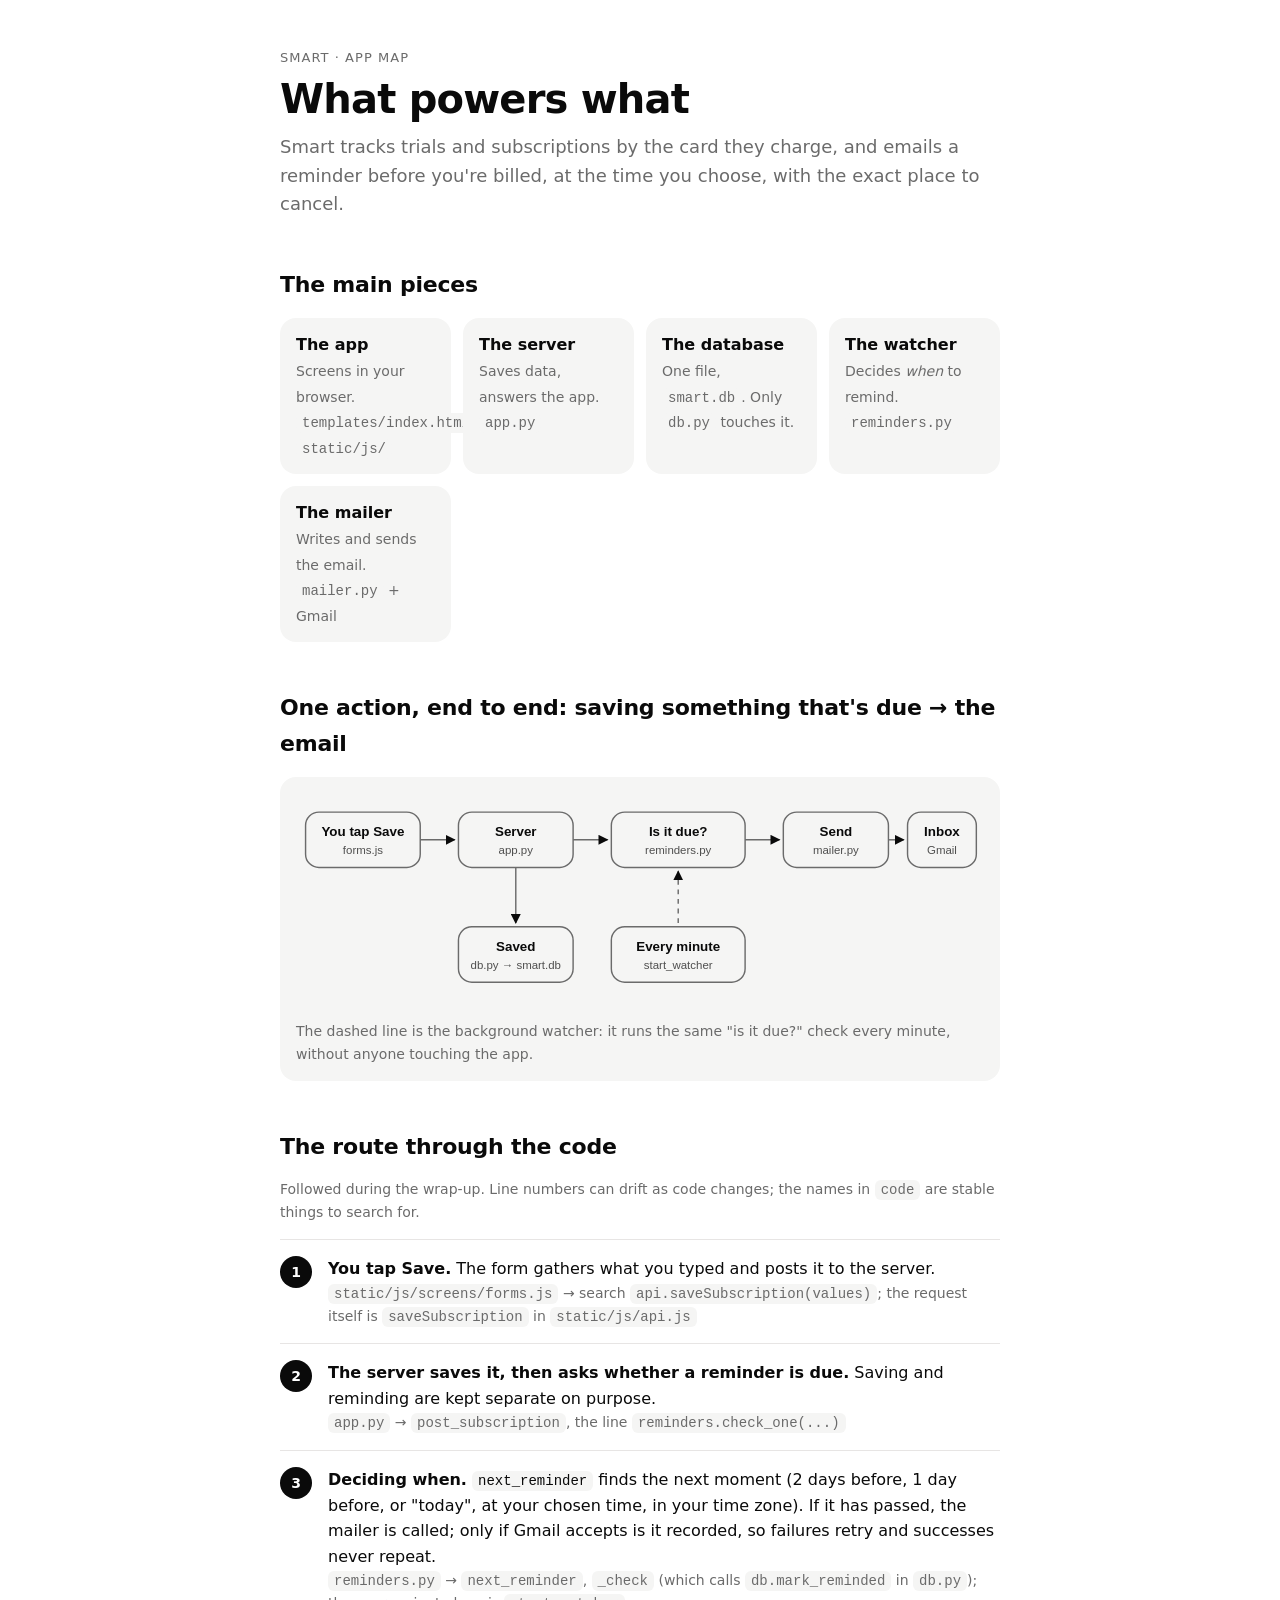
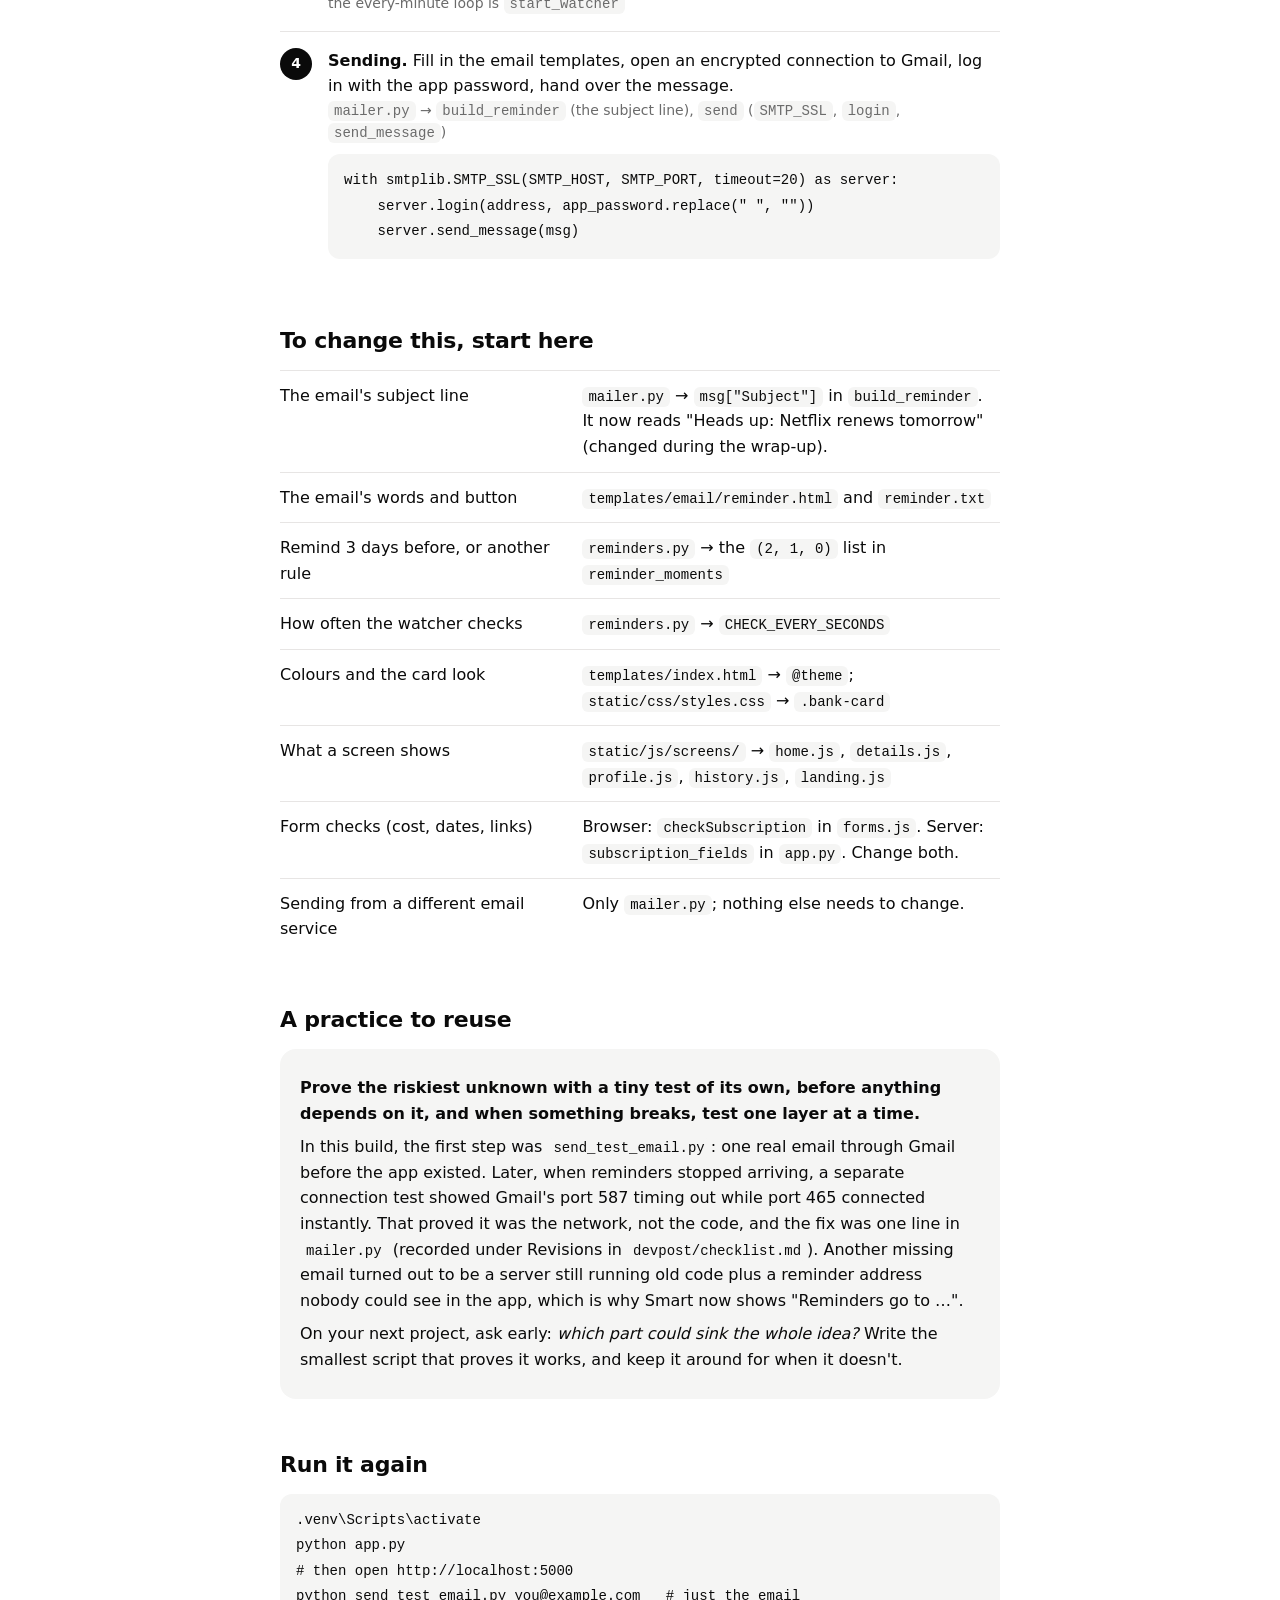
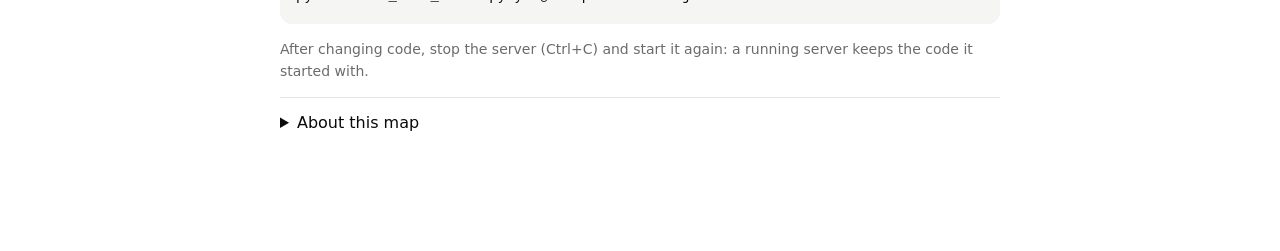
<file: devpost/app-map.html>
<!doctype html>
<html lang="en">
<head>
<meta charset="utf-8">
<meta name="viewport" content="width=device-width, initial-scale=1">
<title>Smart — App Map</title>
<style>
  :root { --paper:#fff; --mist:#f5f5f4; --line:#e7e5e4; --graphite:#6b6b6b; --ink:#0a0a0a; }
  @media (prefers-color-scheme: dark) { :root { --paper:#0f0f0f; --mist:#1b1b1b; --line:#2c2c2c; --graphite:#a3a3a3; --ink:#f5f5f4; } }
  * { box-sizing: border-box; }
  body { margin:0; background:var(--paper); color:var(--ink); font:16px/1.6 -apple-system,"SF Pro Text",Inter,"Segoe UI",system-ui,sans-serif; }
  main { max-width:760px; margin:0 auto; padding:48px 20px 80px; }
  h1 { font-size:40px; letter-spacing:-0.02em; line-height:1.1; margin:8px 0 12px; }
  h2 { font-size:22px; letter-spacing:-0.01em; margin:48px 0 12px; }
  .eyebrow { font-size:13px; letter-spacing:.08em; text-transform:uppercase; color:var(--graphite); margin:0; }
  .lead { color:var(--graphite); font-size:18px; margin:0; }
  code { font:14px/1.4 ui-monospace,SFMono-Regular,Consolas,monospace; background:var(--mist); padding:2px 6px; border-radius:6px; }
  pre { background:var(--mist); padding:14px 16px; border-radius:12px; overflow-x:auto; margin:10px 0 0; }
  pre code { background:none; padding:0; }
  .pieces { display:grid; gap:12px; grid-template-columns:repeat(auto-fit,minmax(170px,1fr)); padding:0; list-style:none; }
  .pieces li { background:var(--mist); border-radius:16px; padding:14px 16px; }
  .pieces b { display:block; }
  .pieces span { color:var(--graphite); font-size:14px; }
  figure { margin:16px 0 0; background:var(--mist); border-radius:16px; padding:16px; }
  figure svg { width:100%; height:auto; display:block; }
  figcaption { color:var(--graphite); font-size:14px; margin-top:8px; }
  ol.route { padding-left:0; list-style:none; counter-reset:stop; }
  ol.route > li { counter-increment:stop; border-top:1px solid var(--line); padding:16px 0 16px 48px; position:relative; }
  ol.route > li::before { content:counter(stop); position:absolute; left:0; top:16px; width:32px; height:32px; border-radius:999px; background:var(--ink); color:var(--paper); display:grid; place-items:center; font-weight:600; font-size:14px; }
  .where { color:var(--graphite); font-size:14px; }
  table { width:100%; border-collapse:collapse; }
  td { border-top:1px solid var(--line); padding:12px 8px 12px 0; vertical-align:top; }
  td:first-child { width:42%; }
  details { border-top:1px solid var(--line); padding:12px 0; }
  summary { cursor:pointer; font-weight:500; }
  summary:focus-visible, a:focus-visible { outline:2px solid var(--ink); outline-offset:2px; }
  .practice { background:var(--mist); border-radius:16px; padding:18px 20px; }
  .practice p { margin:8px 0; }
  .note { color:var(--graphite); font-size:14px; }
</style>
</head>
<body>
<main>
  <p class="eyebrow">Smart · App Map</p>
  <h1>What powers what</h1>
  <p class="lead">Smart tracks trials and subscriptions by the card they charge, and emails a reminder before you're billed, at the time you choose, with the exact place to cancel.</p>

  <h2>The main pieces</h2>
  <ul class="pieces">
    <li><b>The app</b><span>Screens in your browser. <code>templates/index.html</code>, <code>static/js/</code></span></li>
    <li><b>The server</b><span>Saves data, answers the app. <code>app.py</code></span></li>
    <li><b>The database</b><span>One file, <code>smart.db</code>. Only <code>db.py</code> touches it.</span></li>
    <li><b>The watcher</b><span>Decides <i>when</i> to remind. <code>reminders.py</code></span></li>
    <li><b>The mailer</b><span>Writes and sends the email. <code>mailer.py</code> + Gmail</span></li>
  </ul>

  <h2>One action, end to end: saving something that's due → the email</h2>
  <figure>
    <svg viewBox="0 0 720 230" role="img" aria-labelledby="flow-title flow-desc">
      <title id="flow-title">The path of a reminder</title>
      <desc id="flow-desc">You tap Save in the form. The browser posts to the server. The server saves to smart.db and asks reminders.py whether a reminder is due. If it is, mailer.py sends it through Gmail to your inbox, and the server records that it was sent. Every minute the watcher runs the same check on its own.</desc>
      <defs>
        <marker id="arrow" viewBox="0 0 10 10" refX="9" refY="5" markerWidth="7" markerHeight="7" orient="auto-start-reverse">
          <path d="M0 0 10 5 0 10z" fill="currentColor"/>
        </marker>
      </defs>
      <g fill="none" stroke="currentColor" stroke-width="1.5" color="#6b6b6b">
        <rect x="10" y="20" width="120" height="58" rx="14"/>
        <rect x="170" y="20" width="120" height="58" rx="14"/>
        <rect x="330" y="20" width="140" height="58" rx="14"/>
        <rect x="510" y="20" width="110" height="58" rx="14"/>
        <rect x="170" y="140" width="120" height="58" rx="14"/>
        <rect x="330" y="140" width="140" height="58" rx="14"/>
        <rect x="640" y="20" width="72" height="58" rx="14"/>
        <path d="M130 49h36" marker-end="url(#arrow)"/>
        <path d="M290 49h36" marker-end="url(#arrow)"/>
        <path d="M470 49h36" marker-end="url(#arrow)"/>
        <path d="M620 49h16" marker-end="url(#arrow)"/>
        <path d="M230 78v58" marker-end="url(#arrow)"/>
        <path d="M400 136V82" marker-end="url(#arrow)" stroke-dasharray="5 5"/>
      </g>
      <g font-family="-apple-system,Segoe UI,sans-serif" font-size="14" text-anchor="middle" fill="currentColor">
        <text x="70" y="45" font-weight="600">You tap Save</text><text x="70" y="64" font-size="12" opacity=".7">forms.js</text>
        <text x="230" y="45" font-weight="600">Server</text><text x="230" y="64" font-size="12" opacity=".7">app.py</text>
        <text x="400" y="45" font-weight="600">Is it due?</text><text x="400" y="64" font-size="12" opacity=".7">reminders.py</text>
        <text x="565" y="45" font-weight="600">Send</text><text x="565" y="64" font-size="12" opacity=".7">mailer.py</text>
        <text x="676" y="45" font-weight="600">Inbox</text><text x="676" y="64" font-size="12" opacity=".7">Gmail</text>
        <text x="230" y="165" font-weight="600">Saved</text><text x="230" y="184" font-size="12" opacity=".7">db.py → smart.db</text>
        <text x="400" y="165" font-weight="600">Every minute</text><text x="400" y="184" font-size="12" opacity=".7">start_watcher</text>
      </g>
    </svg>
    <figcaption>The dashed line is the background watcher: it runs the same "is it due?" check every minute, without anyone touching the app.</figcaption>
  </figure>

  <h2>The route through the code</h2>
  <p class="note">Followed during the wrap-up. Line numbers can drift as code changes; the names in <code>code</code> are stable things to search for.</p>
  <ol class="route">
    <li><b>You tap Save.</b> The form gathers what you typed and posts it to the server.
      <div class="where"><code>static/js/screens/forms.js</code> → search <code>api.saveSubscription(values)</code>; the request itself is <code>saveSubscription</code> in <code>static/js/api.js</code></div></li>
    <li><b>The server saves it, then asks whether a reminder is due.</b> Saving and reminding are kept separate on purpose.
      <div class="where"><code>app.py</code> → <code>post_subscription</code>, the line <code>reminders.check_one(...)</code></div></li>
    <li><b>Deciding when.</b> <code>next_reminder</code> finds the next moment (2 days before, 1 day before, or "today", at your chosen time, in your time zone). If it has passed, the mailer is called; only if Gmail accepts is it recorded, so failures retry and successes never repeat.
      <div class="where"><code>reminders.py</code> → <code>next_reminder</code>, <code>_check</code> (which calls <code>db.mark_reminded</code> in <code>db.py</code>); the every-minute loop is <code>start_watcher</code></div></li>
    <li><b>Sending.</b> Fill in the email templates, open an encrypted connection to Gmail, log in with the app password, hand over the message.
      <div class="where"><code>mailer.py</code> → <code>build_reminder</code> (the subject line), <code>send</code> (<code>SMTP_SSL</code>, <code>login</code>, <code>send_message</code>)</div>
      <pre><code>with smtplib.SMTP_SSL(SMTP_HOST, SMTP_PORT, timeout=20) as server:
    server.login(address, app_password.replace(&quot; &quot;, &quot;&quot;))
    server.send_message(msg)</code></pre></li>
  </ol>

  <h2>To change this, start here</h2>
  <table>
    <tr><td>The email's subject line</td><td><code>mailer.py</code> → <code>msg[&quot;Subject&quot;]</code> in <code>build_reminder</code>. It now reads "Heads up: Netflix renews tomorrow" (changed during the wrap-up).</td></tr>
    <tr><td>The email's words and button</td><td><code>templates/email/reminder.html</code> and <code>reminder.txt</code></td></tr>
    <tr><td>Remind 3 days before, or another rule</td><td><code>reminders.py</code> → the <code>(2, 1, 0)</code> list in <code>reminder_moments</code></td></tr>
    <tr><td>How often the watcher checks</td><td><code>reminders.py</code> → <code>CHECK_EVERY_SECONDS</code></td></tr>
    <tr><td>Colours and the card look</td><td><code>templates/index.html</code> → <code>@theme</code>; <code>static/css/styles.css</code> → <code>.bank-card</code></td></tr>
    <tr><td>What a screen shows</td><td><code>static/js/screens/</code> → <code>home.js</code>, <code>details.js</code>, <code>profile.js</code>, <code>history.js</code>, <code>landing.js</code></td></tr>
    <tr><td>Form checks (cost, dates, links)</td><td>Browser: <code>checkSubscription</code> in <code>forms.js</code>. Server: <code>subscription_fields</code> in <code>app.py</code>. Change both.</td></tr>
    <tr><td>Sending from a different email service</td><td>Only <code>mailer.py</code>; nothing else needs to change.</td></tr>
  </table>

  <h2>A practice to reuse</h2>
  <div class="practice">
    <p><b>Prove the riskiest unknown with a tiny test of its own, before anything depends on it, and when something breaks, test one layer at a time.</b></p>
    <p>In this build, the first step was <code>send_test_email.py</code>: one real email through Gmail before the app existed. Later, when reminders stopped arriving, a separate connection test showed Gmail's port 587 timing out while port 465 connected instantly. That proved it was the network, not the code, and the fix was one line in <code>mailer.py</code> (recorded under Revisions in <code>devpost/checklist.md</code>). Another missing email turned out to be a server still running old code plus a reminder address nobody could see in the app, which is why Smart now shows "Reminders go to …".</p>
    <p>On your next project, ask early: <i>which part could sink the whole idea?</i> Write the smallest script that proves it works, and keep it around for when it doesn't.</p>
  </div>

  <h2>Run it again</h2>
<pre><code>.venv\Scripts\activate
python app.py
# then open http://localhost:5000
python send_test_email.py you@example.com   # just the email</code></pre>
  <p class="note">After changing code, stop the server (Ctrl+C) and start it again: a running server keeps the code it started with.</p>

  <details>
    <summary>About this map</summary>
    <p class="note">A snapshot of the code at commit <code>b4b7681</code> ("Use a friendlier reminder subject line"). It can drift as the code changes; the file names and function names above are the reliable anchors.</p>
  </details>
</main>
</body>
</html>
</file>
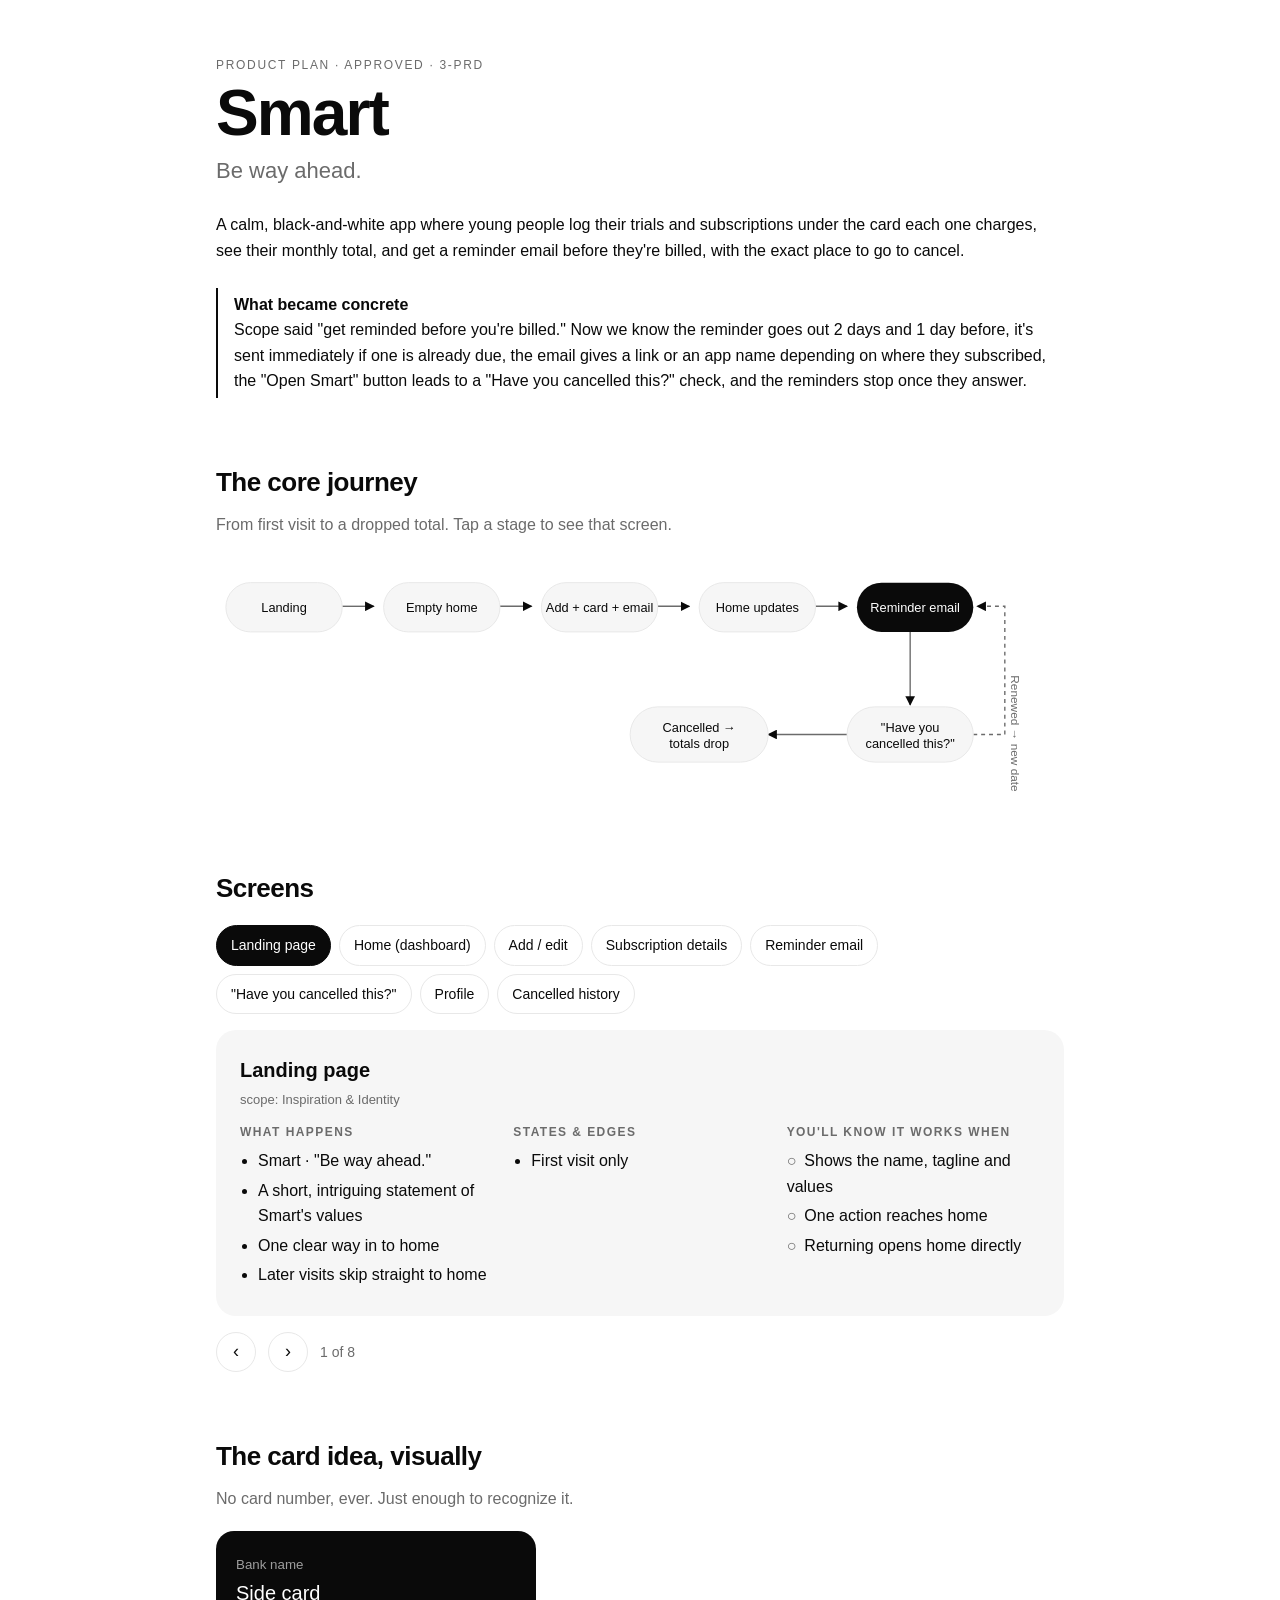
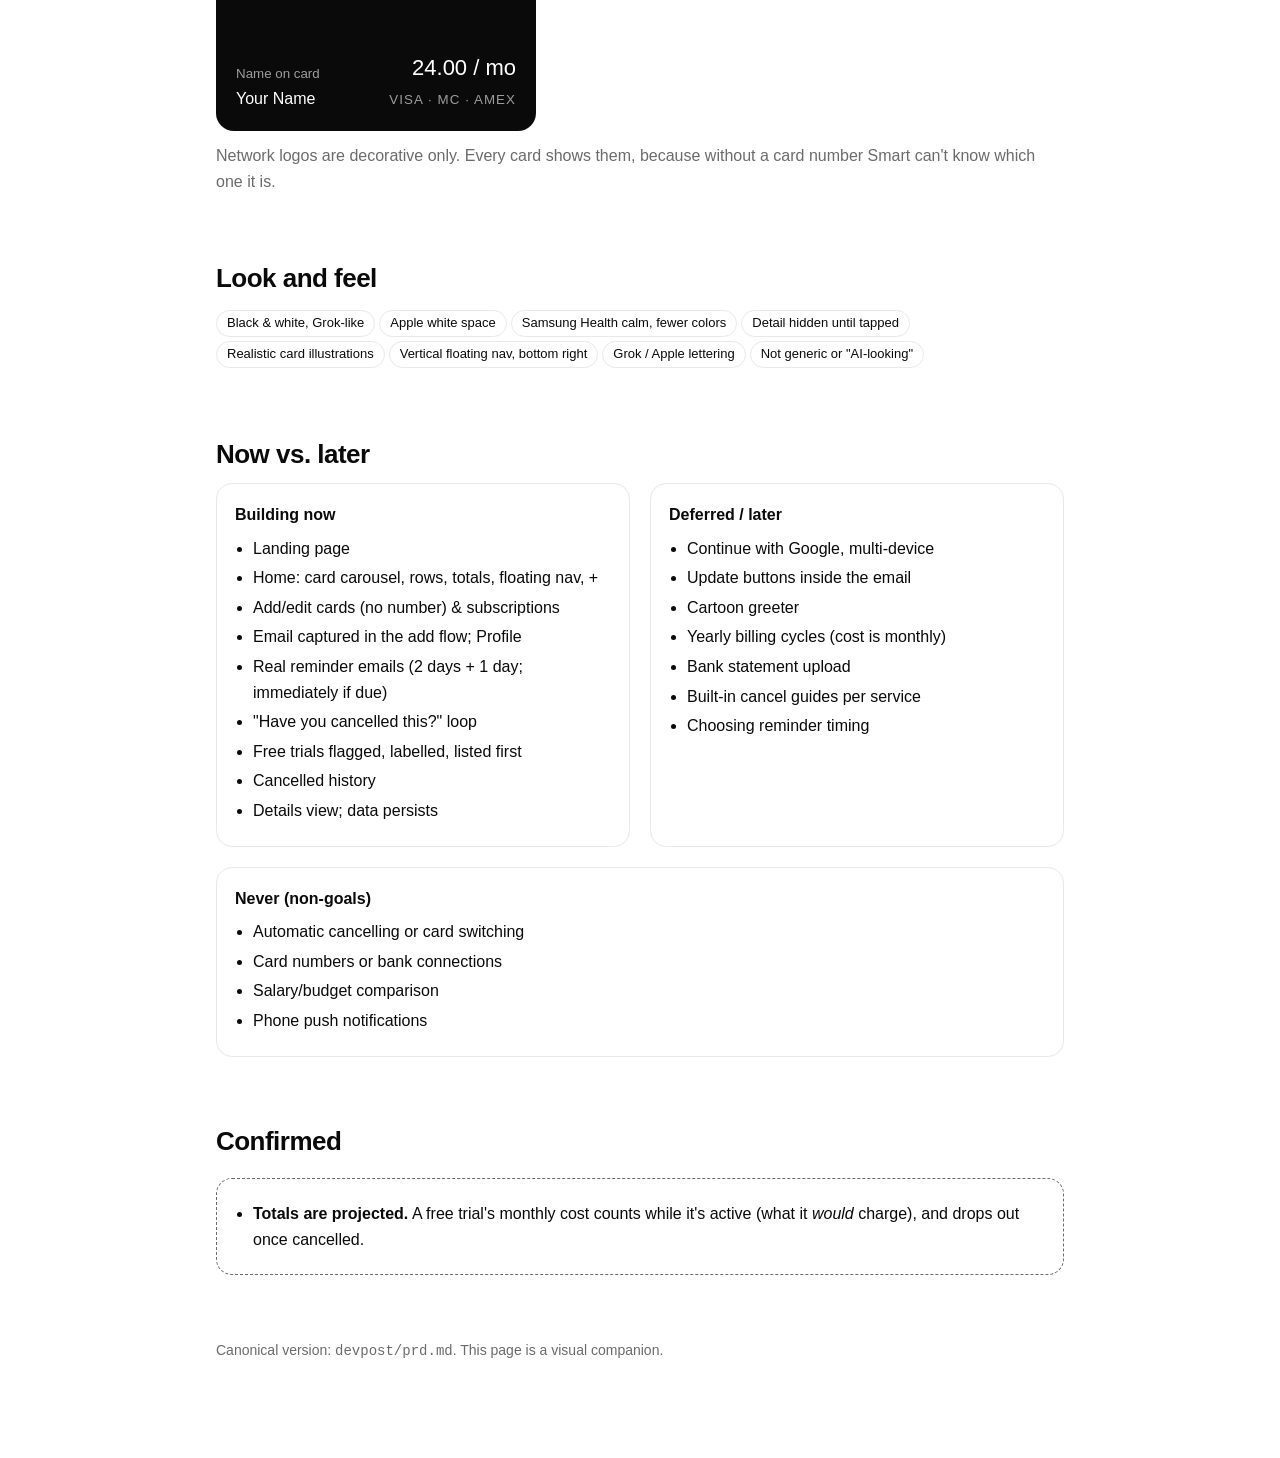
<file: devpost/prd.html>
<!doctype html>
<html lang="en">
<head>
<meta charset="utf-8">
<meta name="viewport" content="width=device-width, initial-scale=1">
<title>Smart — Product Plan</title>
<style>
:root{--bg:#fff;--ink:#0a0a0a;--soft:#6b6b6b;--line:#e8e8e8;--panel:#f6f6f6;--card:#0a0a0a;--cardInk:#fff}
@media (prefers-color-scheme:dark){:root:not([data-theme="light"]){--bg:#0b0b0b;--ink:#f4f4f4;--soft:#9a9a9a;--line:#242424;--panel:#141414;--card:#f4f4f4;--cardInk:#0a0a0a}}
*{box-sizing:border-box}
body{margin:0;background:var(--bg);color:var(--ink);font:16px/1.6 -apple-system,BlinkMacSystemFont,"SF Pro Text","Segoe UI",Inter,Helvetica,Arial,sans-serif;-webkit-font-smoothing:antialiased}
.wrap{max-width:880px;margin:0 auto;padding:56px 16px 96px}
.eyebrow{font-size:12px;letter-spacing:.14em;text-transform:uppercase;color:var(--soft)}
h1{font-size:clamp(40px,8vw,64px);letter-spacing:-.03em;margin:6px 0 0;line-height:1}
.tag{font-size:22px;color:var(--soft);margin:8px 0 24px}
h2{font-size:26px;letter-spacing:-.02em;margin:64px 0 8px}
p.lead{color:var(--soft);margin:0 0 20px}
.expand{border-left:2px solid var(--ink);padding:4px 0 4px 16px;margin:24px 0}
.expand b{display:block}
svg text{font-family:inherit}
.journey{width:100%;height:auto;display:block}
.screens{display:flex;gap:8px;flex-wrap:wrap;margin:16px 0}
.screens button{border:1px solid var(--line);background:var(--bg);color:var(--ink);padding:8px 14px;border-radius:999px;font:inherit;font-size:14px;cursor:pointer}
.screens button[aria-selected="true"]{background:var(--ink);color:var(--bg);border-color:var(--ink)}
.panel{background:var(--panel);border-radius:20px;padding:24px}
.panel h3{margin:0 0 4px;font-size:20px}
.panel .src{font-size:13px;color:var(--soft);margin-bottom:12px}
.grid{display:grid;grid-template-columns:repeat(auto-fit,minmax(240px,1fr));gap:20px;margin-top:12px}
.grid h4{margin:0 0 6px;font-size:12px;letter-spacing:.12em;text-transform:uppercase;color:var(--soft)}
ul{margin:0;padding-left:18px}
li{margin:4px 0}
ul.check{list-style:none;padding:0}
ul.check li::before{content:"○";margin-right:8px;color:var(--soft)}
.stepper{display:flex;align-items:center;gap:12px;margin-top:16px}
.stepper button{border:1px solid var(--line);background:var(--bg);color:var(--ink);width:40px;height:40px;border-radius:50%;font-size:18px;cursor:pointer}
.stepper span{color:var(--soft);font-size:14px}
.cardviz{background:var(--card);color:var(--cardInk);border-radius:18px;padding:20px;aspect-ratio:1.6;max-width:320px;display:flex;flex-direction:column;justify-content:space-between}
.cardviz small{opacity:.6}
.two{display:grid;grid-template-columns:1fr 1fr;gap:20px}
@media (max-width:640px){.two{grid-template-columns:1fr}}
.box{border:1px solid var(--line);border-radius:16px;padding:18px}
.box h4{margin:0 0 8px}
.pill{display:inline-block;border:1px solid var(--line);border-radius:999px;padding:2px 10px;font-size:13px;margin:2px 4px 2px 0}
.assume{border:1px dashed var(--soft);border-radius:16px;padding:18px;margin-top:16px}
footer{margin-top:64px;color:var(--soft);font-size:14px}
</style>
</head>
<body>
<div class="wrap">
  <div class="eyebrow">Product plan · approved · 3-prd</div>
  <h1>Smart</h1>
  <div class="tag">Be way ahead.</div>
  <p>A calm, black-and-white app where young people log their trials and subscriptions under the card each one charges, see their monthly total, and get a reminder email before they're billed, with the exact place to go to cancel.</p>

  <div class="expand"><b>What became concrete</b>Scope said "get reminded before you're billed." Now we know the reminder goes out 2 days and 1 day before, it's sent immediately if one is already due, the email gives a link or an app name depending on where they subscribed, the "Open Smart" button leads to a "Have you cancelled this?" check, and the reminders stop once they answer.</div>

  <h2>The core journey</h2>
  <p class="lead">From first visit to a dropped total. Tap a stage to see that screen.</p>
  <svg class="journey" viewBox="0 0 860 250" role="img" aria-label="Journey: Landing, Empty home, Add subscription, Home updates, Reminder email, Have you cancelled this, then cancelled lowers totals or renewed asks for new date and loops back">
    <defs><marker id="a" viewBox="0 0 10 10" refX="9" refY="5" markerWidth="7" markerHeight="7" orient="auto"><path d="M0,0L10,5L0,10z" fill="currentColor"/></marker></defs>
    <g fill="none" stroke="currentColor" stroke-width="1.4" color="var(--soft)" style="color:var(--soft)">
      <path d="M128 50H160" marker-end="url(#a)"/><path d="M288 50H320" marker-end="url(#a)"/><path d="M448 50H480" marker-end="url(#a)"/><path d="M608 50H640" marker-end="url(#a)"/>
      <path d="M704 76V150" marker-end="url(#a)"/>
      <path d="M640 180H560" marker-end="url(#a)"/>
      <path d="M768 180H800V50H772" stroke-dasharray="4 4" marker-end="url(#a)"/>
    </g>
    <g font-size="13" text-anchor="middle">
      <g data-go="landing" style="cursor:pointer"><rect x="10" y="26" width="118" height="50" rx="25" fill="var(--panel)" stroke="var(--line)"/><text x="69" y="56" fill="var(--ink)">Landing</text></g>
      <g data-go="home" style="cursor:pointer"><rect x="170" y="26" width="118" height="50" rx="25" fill="var(--panel)" stroke="var(--line)"/><text x="229" y="56" fill="var(--ink)">Empty home</text></g>
      <g data-go="add" style="cursor:pointer"><rect x="330" y="26" width="118" height="50" rx="25" fill="var(--panel)" stroke="var(--line)"/><text x="389" y="56" fill="var(--ink)">Add + card + email</text></g>
      <g data-go="home" style="cursor:pointer"><rect x="490" y="26" width="118" height="50" rx="25" fill="var(--panel)" stroke="var(--line)"/><text x="549" y="56" fill="var(--ink)">Home updates</text></g>
      <g data-go="email" style="cursor:pointer"><rect x="650" y="26" width="118" height="50" rx="25" fill="var(--ink)"/><text x="709" y="56" fill="var(--bg)">Reminder email</text></g>
      <g data-go="check" style="cursor:pointer"><rect x="640" y="152" width="128" height="56" rx="28" fill="var(--panel)" stroke="var(--line)"/><text x="704" y="177" fill="var(--ink)">"Have you</text><text x="704" y="194" fill="var(--ink)">cancelled this?"</text></g>
      <rect x="420" y="152" width="140" height="56" rx="28" fill="var(--panel)" stroke="var(--line)"/><text x="490" y="177" fill="var(--ink)">Cancelled →</text><text x="490" y="194" fill="var(--ink)">totals drop</text>
      <text x="806" y="120" fill="var(--soft)" font-size="12" text-anchor="start" transform="rotate(90 806 120)">Renewed → new date</text>
    </g>
  </svg>
  <noscript><p>Landing → Empty home → Add (card + email inline) → Home updates → Reminder email → "Have you cancelled this?" → cancelled: totals drop / renewed: new date, reminders continue.</p></noscript>

  <h2>Screens</h2>
  <div class="screens" role="tablist" id="tabs"></div>
  <div class="panel" id="panel" aria-live="polite"></div>
  <div class="stepper"><button id="prev" aria-label="Previous screen">‹</button><button id="next" aria-label="Next screen">›</button><span id="pos"></span></div>

  <h2>The card idea, visually</h2>
  <p class="lead">No card number, ever. Just enough to recognize it.</p>
  <div class="cardviz"><div><small>Bank name</small><div style="font-size:20px">Side card</div></div><div style="display:flex;justify-content:space-between;align-items:flex-end"><div><small>Name on card</small><div>Your Name</div></div><div style="text-align:right"><div style="font-size:22px">24.00 / mo</div><small style="letter-spacing:.08em">VISA · MC · AMEX</small></div></div></div>
  <p class="lead" style="margin-top:12px">Network logos are decorative only. Every card shows them, because without a card number Smart can't know which one it is.</p>

  <h2>Look and feel</h2>
  <div>
    <span class="pill">Black &amp; white, Grok-like</span><span class="pill">Apple white space</span><span class="pill">Samsung Health calm, fewer colors</span><span class="pill">Detail hidden until tapped</span><span class="pill">Realistic card illustrations</span><span class="pill">Vertical floating nav, bottom right</span><span class="pill">Grok / Apple lettering</span><span class="pill">Not generic or "AI-looking"</span>
  </div>

  <h2>Now vs. later</h2>
  <div class="two">
    <div class="box"><h4>Building now</h4><ul>
      <li>Landing page</li><li>Home: card carousel, rows, totals, floating nav, +</li><li>Add/edit cards (no number) &amp; subscriptions</li><li>Email captured in the add flow; Profile</li><li>Real reminder emails (2 days + 1 day; immediately if due)</li><li>"Have you cancelled this?" loop</li><li>Free trials flagged, labelled, listed first</li><li>Cancelled history</li><li>Details view; data persists</li></ul></div>
    <div class="box"><h4>Deferred / later</h4><ul>
      <li>Continue with Google, multi-device</li><li>Update buttons inside the email</li><li>Cartoon greeter</li><li>Yearly billing cycles (cost is monthly)</li><li>Bank statement upload</li><li>Built-in cancel guides per service</li><li>Choosing reminder timing</li></ul></div>
  </div>
  <div class="box" style="margin-top:20px"><h4>Never (non-goals)</h4><ul><li>Automatic cancelling or card switching</li><li>Card numbers or bank connections</li><li>Salary/budget comparison</li><li>Phone push notifications</li></ul></div>

  <h2>Confirmed</h2>
  <div class="assume"><ul>
    <li><b>Totals are projected.</b> A free trial's monthly cost counts while it's active (what it <i>would</i> charge), and drops out once cancelled.</li>
  </ul></div>

  <footer>Canonical version: <code>devpost/prd.md</code>. This page is a visual companion.</footer>
</div>
<script>
const S=[
 {id:"landing",t:"Landing page",src:"scope: Inspiration & Identity",does:["Smart · \"Be way ahead.\"","A short, intriguing statement of Smart's values","One clear way in to home","Later visits skip straight to home"],states:["First visit only"],crit:["Shows the name, tagline and values","One action reaches home","Returning opens home directly"]},
 {id:"home",t:"Home (dashboard)",src:"scope: The Unique Kernel, The Core Loop",does:["Swipe between realistic card illustrations (decorative network logos)","That card's subscriptions as minimal rows: name, cost, time left, renewal date","Free trials labelled \"Trial\" and listed first","Per-card total and overall monthly total","Due-soon / past-due items rise to the top","Vertical floating nav at bottom right: Home, Add, Profile"],states:["Empty: nav + gentle prompt to tap +","Empty card: quiet \"nothing here yet\", total 0"],crit:["Swiping changes the card and its list","Totals update right after add/cancel/renew","Everything is still there after reopening"]},
 {id:"add",t:"Add / edit",src:"scope: The Core Loop, The POC Boundary",does:["Subscription: name, monthly cost, free trial to cancel? (yes/no), trial end / billing date, card, where subscribed","Website → cancel link; App → app name","Create a new card inline: nickname, bank, name on card (no number)","No email yet? Asked for here, then shown in Profile"],states:["Missing field / bad email or link: soft message beside the field, no save"],crit:["Saved subscription appears under its card right away","New card can be made without losing typed input","First save is blocked until an email is given"]},
 {id:"details",t:"Subscription details",src:"scope: The Core Loop",does:["Calm \"learn more\" view: cost, card, dates, time left","How to cancel: the link or the app name","Edit, Cancelled, Renewed actions"],states:[],crit:["Edits show on home immediately"]},
 {id:"email",t:"Reminder email",src:"scope: What \"Working\" Looks Like",does:["Sent 2 days and 1 day before the deadline","Sent immediately if already due when saved (the demo: \"Netflix, expires today\")","Names the subscription and when it renews","Website → cancel link; App → which app to cancel in","One \"Open Smart\" button; no update buttons"],states:["Stops once marked cancelled or renewed"],crit:["A real email arrives in the inbox during the demo","The cancel direction matches what was entered"]},
 {id:"check",t:"\"Have you cancelled this?\"",src:"scope: The Core Loop (needs check)",does:["Shown at the top of home for due-soon or past-due items","Yes, cancelled → moves to Cancelled history","It renewed → ask next billing date"],states:["Renewed: active again, reminders continue for the new date"],crit:["Cancelling visibly drops the card and overall totals","Renewing shows the new date and time left"]},
 {id:"profile",t:"Profile",src:"learner decision",does:["Reminder email (editable)","Light summary stats: overall monthly total, active subscriptions, cards","Way into Cancelled history"],states:[],crit:["Email added in the add flow appears here","Stats match home"]},
 {id:"history",t:"Cancelled history",src:"learner decision",does:["Reached from Profile","Name, card, date cancelled"],states:["Empty: a quiet \"nothing cancelled yet\""],crit:["Every cancelled subscription appears here","None of them count toward totals"]}
];
let i=0;const tabs=document.getElementById("tabs"),panel=document.getElementById("panel");
const li=a=>a.length?"<ul>"+a.map(x=>"<li>"+x+"</li>").join("")+"</ul>":"<p style='color:var(--soft);margin:0'>None special.</p>";
function render(){tabs.querySelectorAll("button").forEach((b,k)=>b.setAttribute("aria-selected",k===i));const s=S[i];
 panel.innerHTML=`<h3>${s.t}</h3><div class="src">${s.src}</div><div class="grid"><div><h4>What happens</h4>${li(s.does)}</div><div><h4>States &amp; edges</h4>${li(s.states)}</div><div><h4>You'll know it works when</h4><ul class="check">${s.crit.map(x=>"<li>"+x+"</li>").join("")}</ul></div></div>`;
 document.getElementById("pos").textContent=(i+1)+" of "+S.length;}
S.forEach((s,k)=>{const b=document.createElement("button");b.textContent=s.t;b.setAttribute("role","tab");b.onclick=()=>{i=k;render()};tabs.appendChild(b)});
document.getElementById("prev").onclick=()=>{i=(i+S.length-1)%S.length;render()};
document.getElementById("next").onclick=()=>{i=(i+1)%S.length;render()};
document.querySelectorAll("[data-go]").forEach(g=>g.addEventListener("click",()=>{i=S.findIndex(s=>s.id===g.dataset.go);render();panel.scrollIntoView({behavior:"smooth",block:"center"})}));
render();
</script>
</body>
</html>
</file>
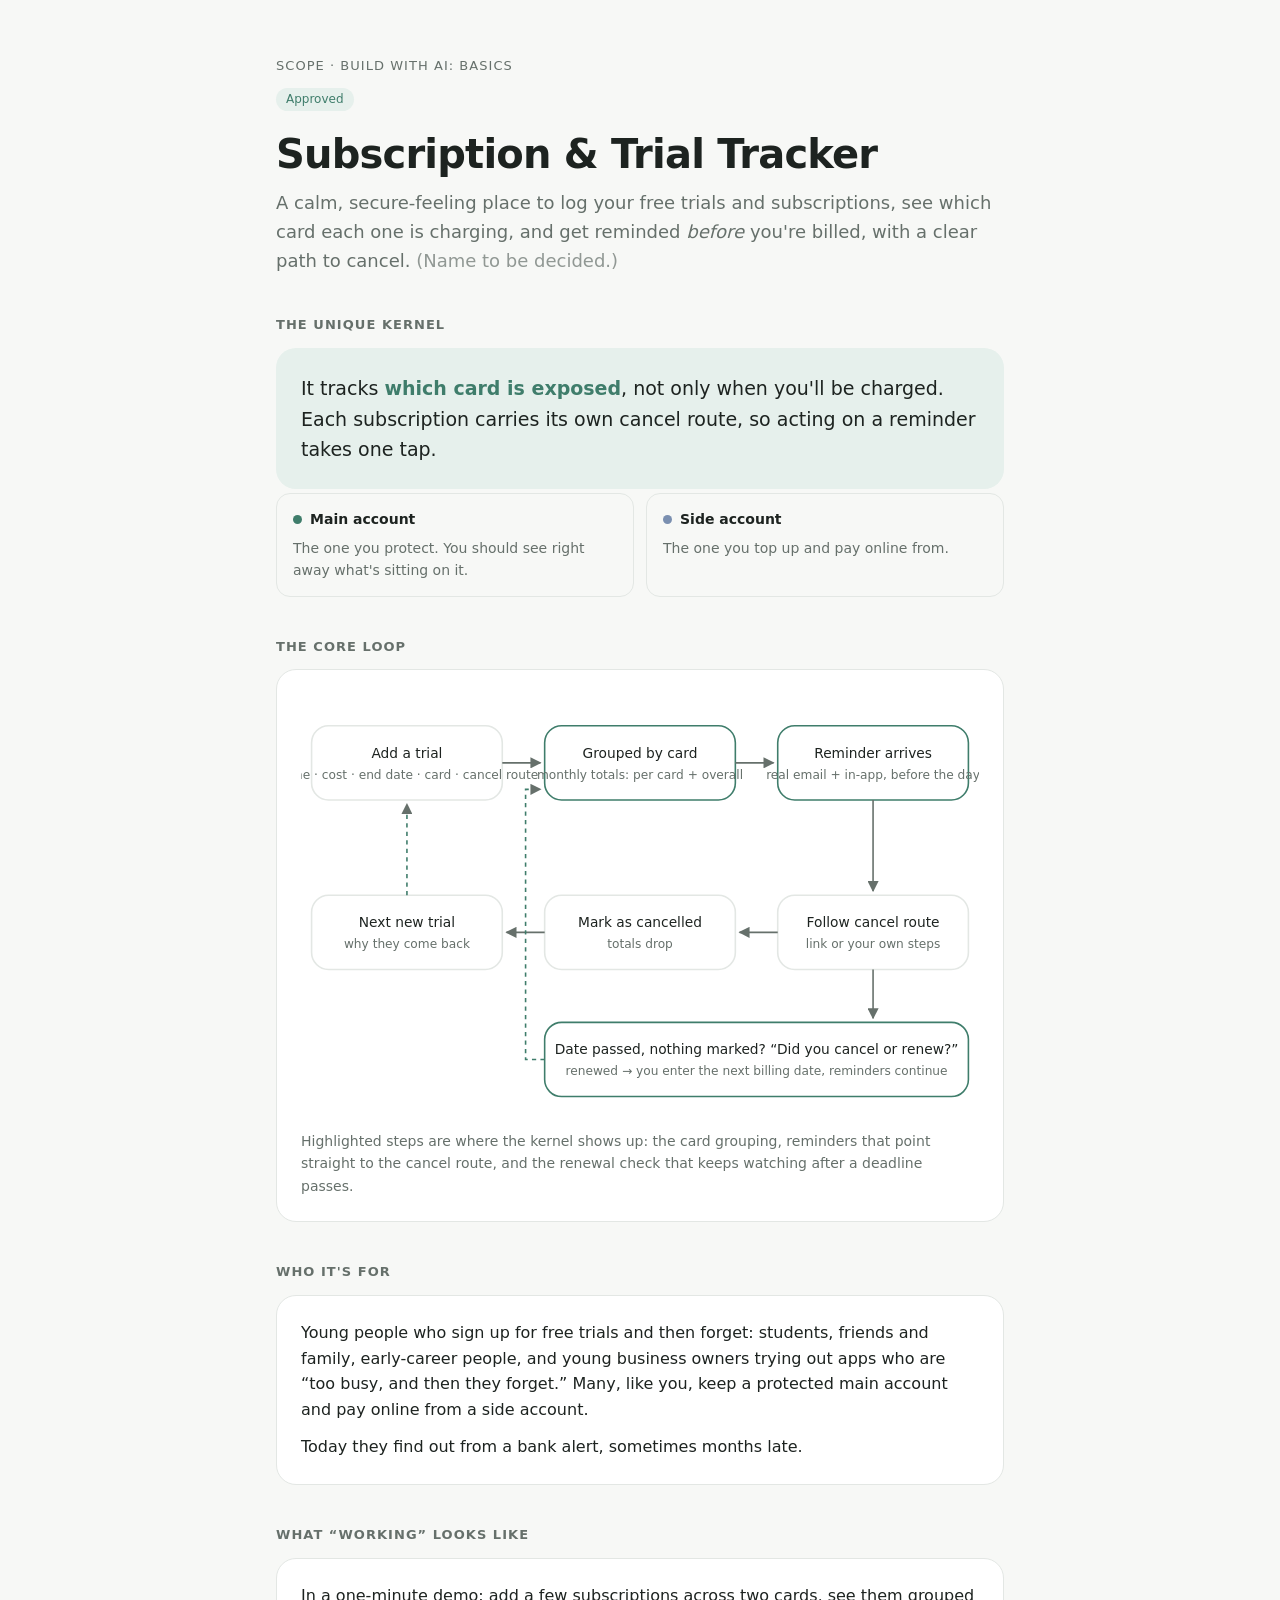
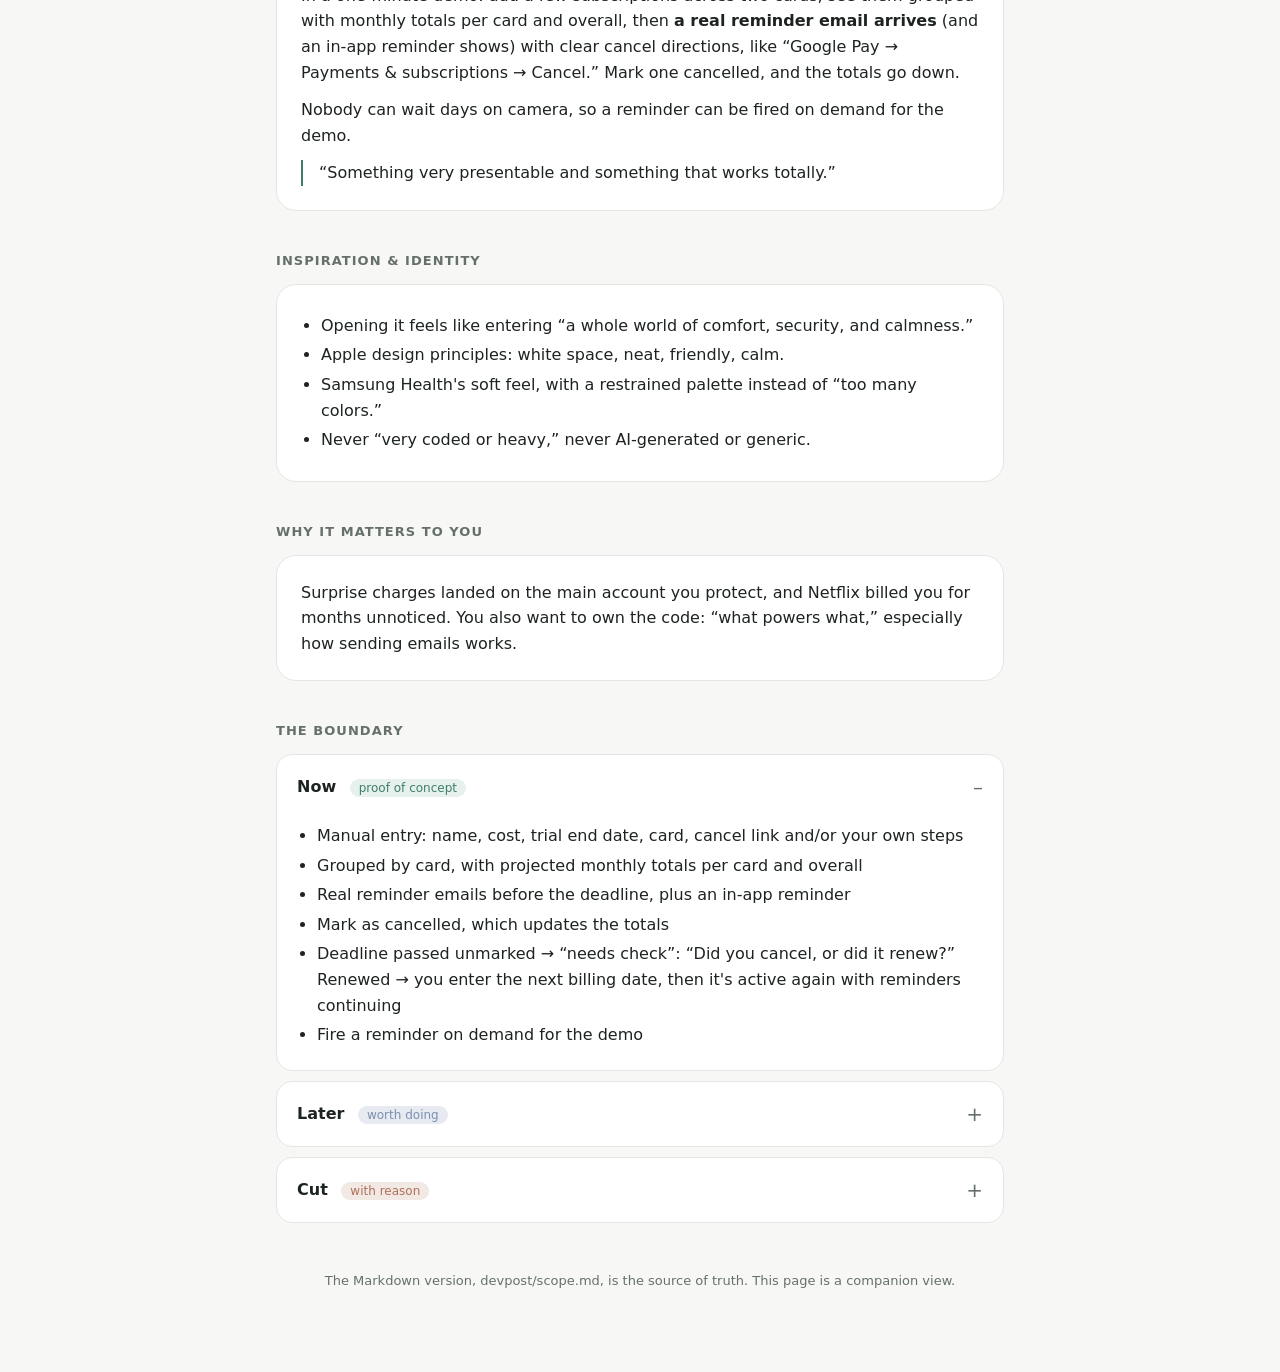
<file: devpost/scope.html>
<!doctype html>
<html lang="en">
<head>
<meta charset="utf-8">
<meta name="viewport" content="width=device-width, initial-scale=1">
<title>Tracker Scope</title>
<style>
  :root {
    --bg: #f7f8f6;
    --surface: #ffffff;
    --ink: #1d2320;
    --muted: #66706b;
    --line: #e3e7e4;
    --accent: #3f7d6b;
    --accent-soft: #e6f0ec;
    --main: #3f7d6b;
    --side: #7a8fb0;
    --warn: #b0705a;
  }
  @media (prefers-color-scheme: dark) {
    :root:not([data-theme="light"]) {
      --bg: #121614; --surface: #1a201d; --ink: #e8ece9; --muted: #9aa49f;
      --line: #2a322e; --accent: #7cc0a9; --accent-soft: #1f2e28;
      --main: #7cc0a9; --side: #9fb2d2; --warn: #d79a84;
    }
  }
  :root[data-theme="dark"] {
    --bg: #121614; --surface: #1a201d; --ink: #e8ece9; --muted: #9aa49f;
    --line: #2a322e; --accent: #7cc0a9; --accent-soft: #1f2e28;
    --main: #7cc0a9; --side: #9fb2d2; --warn: #d79a84;
  }
  * { box-sizing: border-box; }
  body {
    margin: 0; background: var(--bg); color: var(--ink);
    font: 16px/1.6 -apple-system, BlinkMacSystemFont, "Segoe UI", system-ui, sans-serif;
  }
  main { max-width: 760px; margin: 0 auto; padding: 56px 16px 80px; }
  .eyebrow { color: var(--muted); font-size: 13px; letter-spacing: .08em; text-transform: uppercase; margin: 0 0 8px; }
  h1 { font-size: clamp(28px, 6vw, 40px); line-height: 1.15; font-weight: 600; margin: 0 0 12px; letter-spacing: -.02em; }
  .lede { font-size: 18px; color: var(--muted); margin: 0 0 40px; }
  .badge { display: inline-block; font-size: 12px; padding: 2px 10px; border-radius: 99px; background: var(--accent-soft); color: var(--accent); margin-bottom: 20px; }
  section { margin: 0 0 40px; }
  h2 { font-size: 13px; letter-spacing: .08em; text-transform: uppercase; color: var(--muted); font-weight: 600; margin: 0 0 12px; }
  .card { background: var(--surface); border: 1px solid var(--line); border-radius: 20px; padding: 24px; }
  .kernel { border-color: transparent; background: var(--accent-soft); }
  .kernel p { margin: 0; font-size: 19px; }
  .kernel strong { color: var(--accent); }
  p { margin: 0 0 12px; }
  p:last-child { margin-bottom: 0; }
  ul { margin: 0; padding-left: 20px; }
  li { margin: 4px 0; }
  .diagram svg { width: 100%; height: auto; display: block; }
  .diagram text { fill: var(--ink); font: 13px -apple-system, "Segoe UI", system-ui, sans-serif; }
  .diagram .sub { fill: var(--muted); font-size: 11.5px; }
  .diagram .node { fill: var(--surface); stroke: var(--line); stroke-width: 1.5; }
  .diagram .node.hi { stroke: var(--accent); }
  .diagram .arrow { stroke: var(--muted); stroke-width: 1.5; fill: none; marker-end: url(#a); }
  .diagram .loop { stroke: var(--accent); stroke-dasharray: 4 4; }
  .caption { color: var(--muted); font-size: 14px; margin-top: 12px; }
  .cards { display: grid; grid-template-columns: 1fr 1fr; gap: 12px; margin-top: 4px; }
  .acct { border-radius: 14px; padding: 14px 16px; border: 1px solid var(--line); background: var(--bg); }
  .acct h3 { margin: 0 0 6px; font-size: 14px; font-weight: 600; display: flex; align-items: center; gap: 8px; }
  .dot { width: 9px; height: 9px; border-radius: 50%; display: inline-block; }
  .acct p { color: var(--muted); font-size: 14px; }
  details { background: var(--surface); border: 1px solid var(--line); border-radius: 16px; margin-bottom: 10px; }
  summary { cursor: pointer; padding: 16px 20px; font-weight: 600; list-style: none; display: flex; justify-content: space-between; align-items: center; }
  summary::-webkit-details-marker { display: none; }
  summary::after { content: "+"; color: var(--muted); font-weight: 400; font-size: 20px; }
  details[open] summary::after { content: "–"; }
  details > div { padding: 0 20px 18px; }
  .tag { font-size: 12px; font-weight: 500; padding: 2px 9px; border-radius: 99px; margin-left: 8px; }
  .t-now { background: var(--accent-soft); color: var(--accent); }
  .t-later { background: color-mix(in srgb, var(--side) 18%, transparent); color: var(--side); }
  .t-cut { background: color-mix(in srgb, var(--warn) 16%, transparent); color: var(--warn); }
  blockquote { margin: 0; padding-left: 16px; border-left: 2px solid var(--accent); color: var(--ink); }
  .foot { color: var(--muted); font-size: 13px; text-align: center; margin-top: 48px; }
  @media (max-width: 520px) { .cards { grid-template-columns: 1fr; } .card { padding: 20px; } }
</style>
</head>
<body>
<main>
  <p class="eyebrow">Scope · Build With AI: Basics</p>
  <span class="badge">Approved</span>
  <h1>Subscription &amp; Trial Tracker</h1>
  <p class="lede">A calm, secure-feeling place to log your free trials and subscriptions, see which card each one is charging, and get reminded <em>before</em> you're billed, with a clear path to cancel. <span style="opacity:.7">(Name to be decided.)</span></p>

  <section>
    <h2>The unique kernel</h2>
    <div class="card kernel">
      <p>It tracks <strong>which card is exposed</strong>, not only when you'll be charged. Each subscription carries its own cancel route, so acting on a reminder takes one tap.</p>
    </div>
    <div class="cards">
      <div class="acct"><h3><span class="dot" style="background:var(--main)"></span>Main account</h3><p>The one you protect. You should see right away what's sitting on it.</p></div>
      <div class="acct"><h3><span class="dot" style="background:var(--side)"></span>Side account</h3><p>The one you top up and pay online from.</p></div>
    </div>
  </section>

  <section>
    <h2>The core loop</h2>
    <div class="card diagram">
      <svg viewBox="0 0 640 400" role="img" aria-label="Core loop: add a trial, it is grouped by card with totals, a reminder arrives before the deadline, you follow the cancel route, mark it cancelled, totals drop, and you come back for the next trial. If the deadline passes unmarked, the app asks whether you cancelled or it renewed; renewed subscriptions ask you for the next billing date and return to active.">
        <defs><marker id="a" viewBox="0 0 10 10" refX="9" refY="5" markerWidth="7" markerHeight="7" orient="auto"><path d="M0 0 L10 5 L0 10z" fill="var(--muted)"/></marker></defs>
        <rect class="node" x="10" y="30" width="180" height="70" rx="16"/>
        <text x="100" y="60" text-anchor="middle">Add a trial</text>
        <text class="sub" x="100" y="80" text-anchor="middle">name · cost · end date · card · cancel route</text>

        <rect class="node hi" x="230" y="30" width="180" height="70" rx="16"/>
        <text x="320" y="60" text-anchor="middle">Grouped by card</text>
        <text class="sub" x="320" y="80" text-anchor="middle">monthly totals: per card + overall</text>

        <rect class="node hi" x="450" y="30" width="180" height="70" rx="16"/>
        <text x="540" y="60" text-anchor="middle">Reminder arrives</text>
        <text class="sub" x="540" y="80" text-anchor="middle">real email + in-app, before the day</text>

        <rect class="node" x="450" y="190" width="180" height="70" rx="16"/>
        <text x="540" y="220" text-anchor="middle">Follow cancel route</text>
        <text class="sub" x="540" y="240" text-anchor="middle">link or your own steps</text>

        <rect class="node" x="230" y="190" width="180" height="70" rx="16"/>
        <text x="320" y="220" text-anchor="middle">Mark as cancelled</text>
        <text class="sub" x="320" y="240" text-anchor="middle">totals drop</text>

        <rect class="node" x="10" y="190" width="180" height="70" rx="16"/>
        <text x="100" y="220" text-anchor="middle">Next new trial</text>
        <text class="sub" x="100" y="240" text-anchor="middle">why they come back</text>

        <path class="arrow" d="M190 65 H226"/>
        <path class="arrow" d="M410 65 H446"/>
        <path class="arrow" d="M540 100 V186"/>
        <path class="arrow" d="M450 225 H414"/>
        <path class="arrow" d="M230 225 H194"/>
        <path class="arrow loop" d="M100 190 V104"/>

        <rect class="node hi" x="230" y="310" width="400" height="70" rx="16"/>
        <text x="430" y="340" text-anchor="middle">Date passed, nothing marked? “Did you cancel or renew?”</text>
        <text class="sub" x="430" y="360" text-anchor="middle">renewed → you enter the next billing date, reminders continue</text>
        <path class="arrow" d="M540 260 V306"/>
        <path class="arrow loop" d="M230 345 H212 V90 H226"/>
      </svg>
      <p class="caption">Highlighted steps are where the kernel shows up: the card grouping, reminders that point straight to the cancel route, and the renewal check that keeps watching after a deadline passes.</p>
    </div>
  </section>

  <section>
    <h2>Who it's for</h2>
    <div class="card">
      <p>Young people who sign up for free trials and then forget: students, friends and family, early-career people, and young business owners trying out apps who are “too busy, and then they forget.” Many, like you, keep a protected main account and pay online from a side account.</p>
      <p>Today they find out from a bank alert, sometimes months late.</p>
    </div>
  </section>

  <section>
    <h2>What “working” looks like</h2>
    <div class="card">
      <p>In a one-minute demo: add a few subscriptions across two cards, see them grouped with monthly totals per card and overall, then <strong>a real reminder email arrives</strong> (and an in-app reminder shows) with clear cancel directions, like “Google Pay → Payments &amp; subscriptions → Cancel.” Mark one cancelled, and the totals go down.</p>
      <p>Nobody can wait days on camera, so a reminder can be fired on demand for the demo.</p>
      <blockquote>“Something very presentable and something that works totally.”</blockquote>
    </div>
  </section>

  <section>
    <h2>Inspiration &amp; identity</h2>
    <div class="card">
      <ul>
        <li>Opening it feels like entering “a whole world of comfort, security, and calmness.”</li>
        <li>Apple design principles: white space, neat, friendly, calm.</li>
        <li>Samsung Health's soft feel, with a restrained palette instead of “too many colors.”</li>
        <li>Never “very coded or heavy,” never AI-generated or generic.</li>
      </ul>
    </div>
  </section>

  <section>
    <h2>Why it matters to you</h2>
    <div class="card">
      <p>Surprise charges landed on the main account you protect, and Netflix billed you for months unnoticed. You also want to own the code: “what powers what,” especially how sending emails works.</p>
    </div>
  </section>

  <section>
    <h2>The boundary</h2>
    <details open>
      <summary><span>Now <span class="tag t-now">proof of concept</span></span></summary>
      <div><ul>
        <li>Manual entry: name, cost, trial end date, card, cancel link and/or your own steps</li>
        <li>Grouped by card, with projected monthly totals per card and overall</li>
        <li>Real reminder emails before the deadline, plus an in-app reminder</li>
        <li>Mark as cancelled, which updates the totals</li>
        <li>Deadline passed unmarked → “needs check”: “Did you cancel, or did it renew?” Renewed → you enter the next billing date, then it's active again with reminders continuing</li>
        <li>Fire a reminder on demand for the demo</li>
      </ul></div>
    </details>
    <details>
      <summary><span>Later <span class="tag t-later">worth doing</span></span></summary>
      <div><ul>
        <li>Bank statement upload to detect subscriptions automatically (reading messy statements accurately is a project of its own)</li>
        <li>Built-in cancel guides for common services (Netflix, Claude, Google Pay…)</li>
        <li>Market-ready polish for wider use</li>
      </ul></div>
    </details>
    <details>
      <summary><span>Cut <span class="tag t-cut">with reason</span></span></summary>
      <div><ul>
        <li><strong>Truly automatic cancelling or card switching.</strong> It would need access to each company's systems, which most don't offer. Here, “click to cancel” opens the right page or shows the right steps.</li>
      </ul></div>
    </details>
  </section>

  <p class="foot">The Markdown version, devpost/scope.md, is the source of truth. This page is a companion view.</p>
</main>
</body>
</html>
</file>
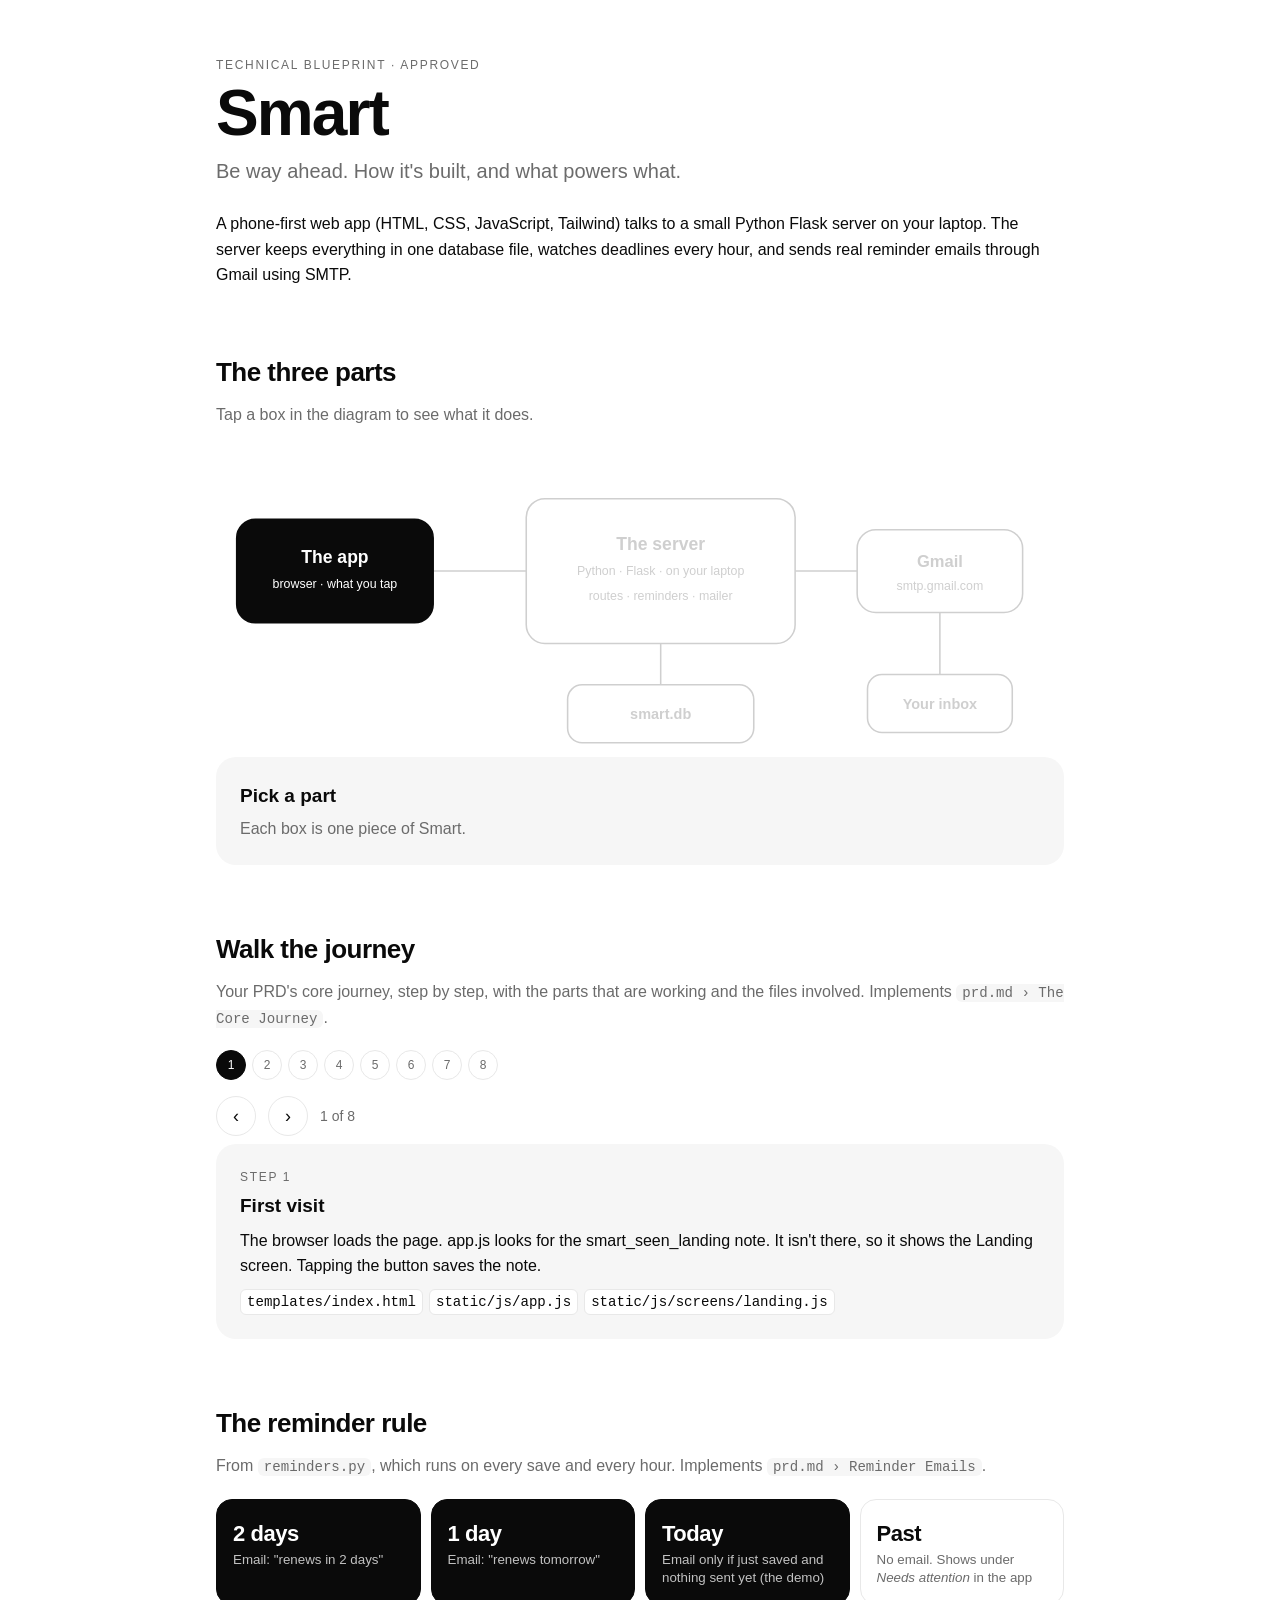
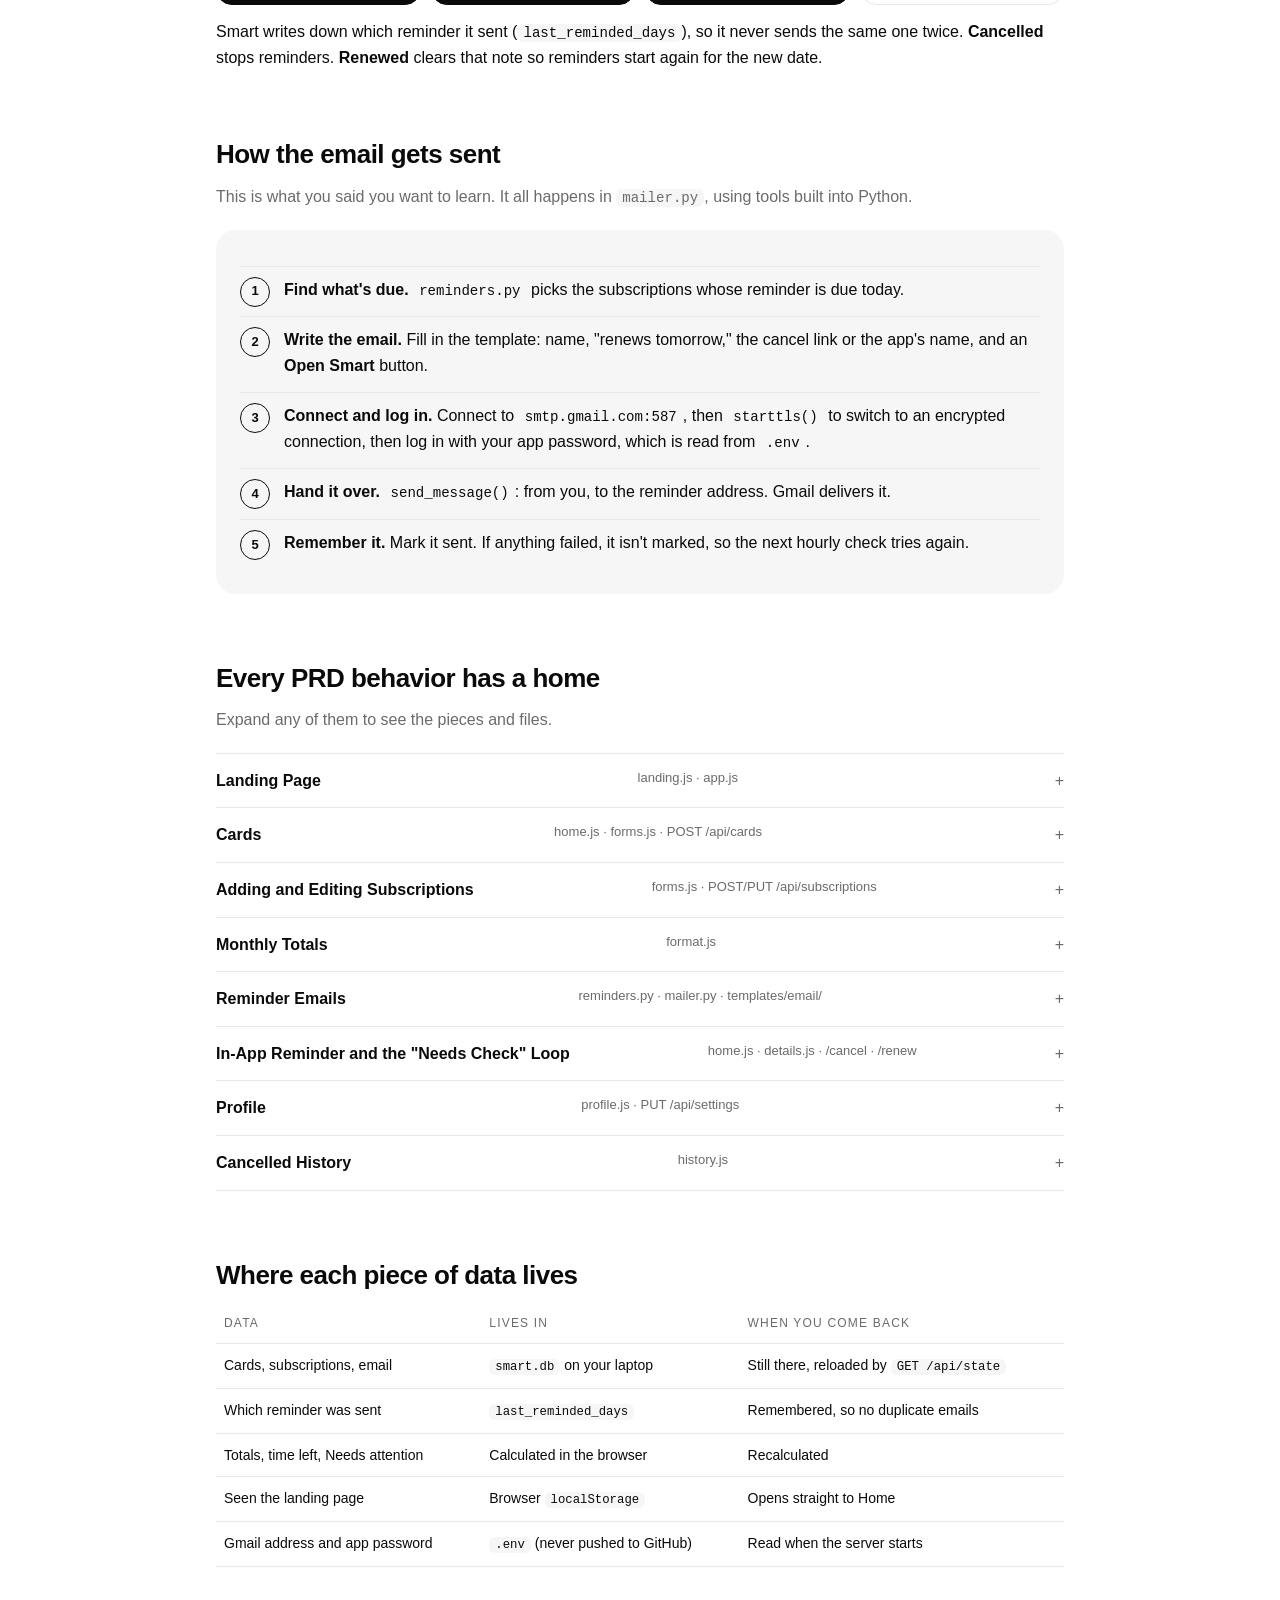
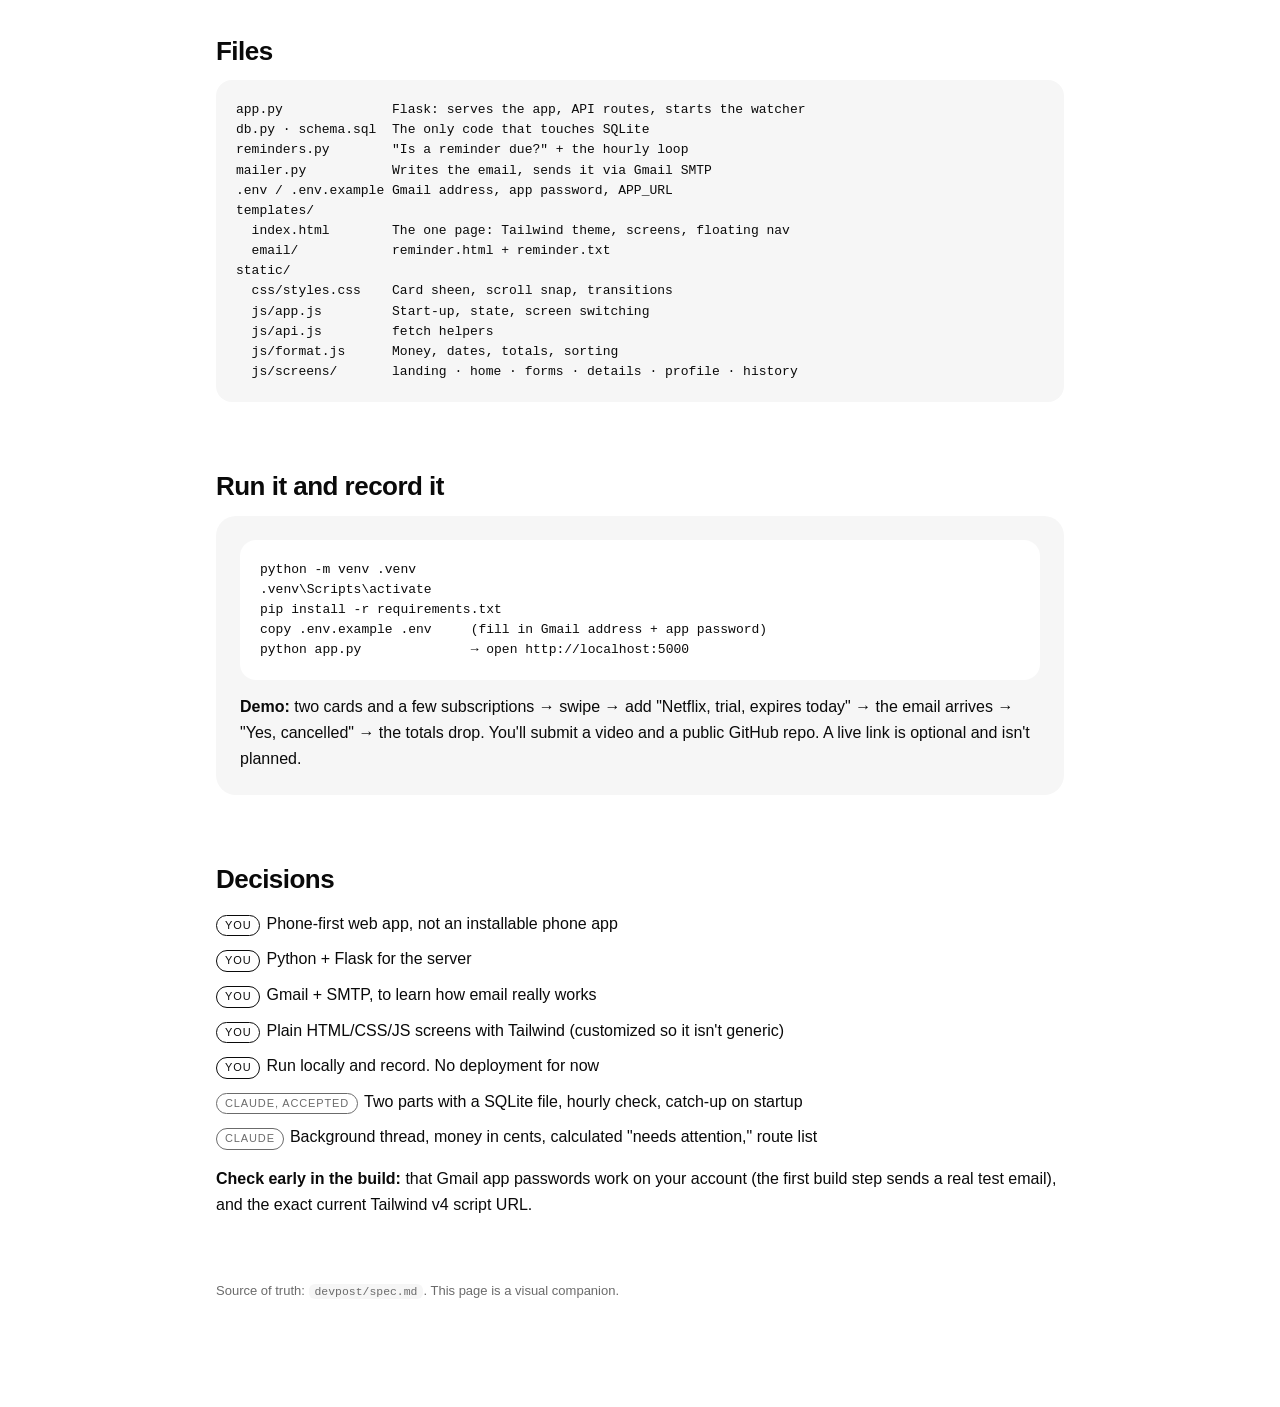
<file: devpost/spec.html>
<!doctype html>
<html lang="en">
<head>
<meta charset="utf-8">
<meta name="viewport" content="width=device-width, initial-scale=1">
<title>Smart — Technical Blueprint</title>
<style>
:root{--bg:#fff;--ink:#0a0a0a;--soft:#6b6b6b;--line:#e8e8e8;--panel:#f6f6f6;--card:#0a0a0a;--cardInk:#fff;--dim:#cfcfcf}
@media (prefers-color-scheme:dark){:root:not([data-theme="light"]){--bg:#0b0b0b;--ink:#f4f4f4;--soft:#9a9a9a;--line:#262626;--panel:#141414;--card:#f4f4f4;--cardInk:#0a0a0a;--dim:#3a3a3a}}
:root[data-theme="dark"]{--bg:#0b0b0b;--ink:#f4f4f4;--soft:#9a9a9a;--line:#262626;--panel:#141414;--card:#f4f4f4;--cardInk:#0a0a0a;--dim:#3a3a3a}
*{box-sizing:border-box}
body{margin:0;background:var(--bg);color:var(--ink);font:16px/1.6 -apple-system,BlinkMacSystemFont,"SF Pro Text","Segoe UI",Inter,Helvetica,Arial,sans-serif;-webkit-font-smoothing:antialiased}
.wrap{max-width:880px;margin:0 auto;padding:56px 16px 96px}
.eyebrow{font-size:12px;letter-spacing:.14em;text-transform:uppercase;color:var(--soft)}
h1{font-size:clamp(40px,8vw,64px);letter-spacing:-.03em;margin:6px 0 0;line-height:1}
.tag{font-size:20px;color:var(--soft);margin:10px 0 24px}
h2{font-size:26px;letter-spacing:-.02em;margin:64px 0 8px}
h3{margin:0 0 4px;font-size:19px}
p.lead{color:var(--soft);margin:0 0 20px}
code{font-family:ui-monospace,SFMono-Regular,Menlo,Consolas,monospace;font-size:.88em;background:var(--panel);padding:1px 6px;border-radius:6px}
.panel{background:var(--panel);border-radius:20px;padding:24px}
.grid{display:grid;grid-template-columns:repeat(auto-fit,minmax(230px,1fr));gap:16px}
.three .panel h3{display:flex;align-items:center;gap:10px}
.num{display:inline-grid;place-items:center;width:28px;height:28px;border-radius:50%;background:var(--ink);color:var(--bg);font-size:14px;font-weight:600}
svg text{font-family:inherit}
#arch{width:100%;height:auto;display:block;margin-top:8px}
#arch .node rect{fill:var(--bg);stroke:var(--ink);stroke-width:1.5;transition:fill .25s,stroke .25s}
#arch .node text{fill:var(--ink);transition:fill .25s}
#arch .node.on rect{fill:var(--ink)}
#arch .node.on text{fill:var(--bg)}
#arch .node.off rect{stroke:var(--dim)}
#arch .node.off text{fill:var(--dim)}
#arch .edge{stroke:var(--dim);stroke-width:1.5;fill:none;transition:stroke .25s}
#arch .edge.on{stroke:var(--ink);stroke-width:2.5}
#arch .node{cursor:pointer}
.stepper{display:flex;align-items:center;gap:12px;margin:16px 0 8px}
.stepper button{border:1px solid var(--line);background:var(--bg);color:var(--ink);width:40px;height:40px;border-radius:50%;font-size:18px;cursor:pointer}
.stepper span{color:var(--soft);font-size:14px}
.dots{display:flex;gap:6px;flex-wrap:wrap}
.dots button{width:30px;height:30px;border-radius:50%;border:1px solid var(--line);background:var(--bg);color:var(--soft);font-size:12px;cursor:pointer}
.dots button[aria-current="true"]{background:var(--ink);color:var(--bg);border-color:var(--ink)}
#stepBody h3{margin-top:4px}
.files{display:flex;gap:6px;flex-wrap:wrap;margin-top:10px}
.files code{background:var(--bg);border:1px solid var(--line)}
.timeline{display:grid;grid-template-columns:repeat(4,1fr);gap:10px;margin-top:12px}
.tl{border-radius:16px;padding:16px;border:1px solid var(--line);background:var(--bg)}
.tl b{display:block;font-size:22px;letter-spacing:-.02em}
.tl small{color:var(--soft);display:block;line-height:1.4}
.tl.fill{background:var(--ink);color:var(--bg);border-color:var(--ink)}
.tl.fill small{color:var(--bg);opacity:.75}
@media (max-width:560px){.timeline{grid-template-columns:repeat(2,1fr)}}
ol.smtp{counter-reset:s;list-style:none;padding:0;margin:12px 0 0}
ol.smtp li{counter-increment:s;padding:10px 0 10px 44px;position:relative;border-top:1px solid var(--line)}
ol.smtp li::before{content:counter(s);position:absolute;left:0;top:10px;width:28px;height:28px;border-radius:50%;border:1.5px solid var(--ink);display:grid;place-items:center;font-size:13px;font-weight:600}
details{border-top:1px solid var(--line);padding:14px 0}
details:last-of-type{border-bottom:1px solid var(--line)}
summary{cursor:pointer;font-weight:600;list-style:none;display:flex;justify-content:space-between;gap:12px}
summary::-webkit-details-marker{display:none}
summary::after{content:"+";color:var(--soft);font-weight:400}
details[open] summary::after{content:"–"}
summary .ref{font-weight:400;color:var(--soft);font-size:13px}
details p,details ul{margin:8px 0 0;color:var(--ink)}
ul{padding-left:18px;margin:0}
li{margin:4px 0}
pre{background:var(--panel);border-radius:16px;padding:20px;overflow-x:auto;font:13px/1.55 ui-monospace,SFMono-Regular,Menlo,Consolas,monospace;margin:0}
table{width:100%;border-collapse:collapse;font-size:14px}
th,td{text-align:left;padding:10px 8px;border-bottom:1px solid var(--line);vertical-align:top}
th{font-size:12px;letter-spacing:.1em;text-transform:uppercase;color:var(--soft);font-weight:500}
.tablewrap{overflow-x:auto}
.who{display:inline-block;font-size:11px;letter-spacing:.08em;text-transform:uppercase;border:1px solid var(--ink);border-radius:999px;padding:1px 8px;margin-right:6px}
.who.c{border-color:var(--soft);color:var(--soft)}
.dec li{margin:10px 0;list-style:none}
.dec{padding:0}
.foot{color:var(--soft);font-size:13px;margin-top:64px}
</style>
</head>
<body>
<div class="wrap">

<div class="eyebrow">Technical blueprint · approved</div>
<h1>Smart</h1>
<p class="tag">Be way ahead. How it's built, and what powers what.</p>

<p>A phone-first web app (HTML, CSS, JavaScript, Tailwind) talks to a small Python Flask server on your laptop. The server keeps everything in one database file, watches deadlines every hour, and sends real reminder emails through Gmail using SMTP.</p>

<h2>The three parts</h2>
<p class="lead">Tap a box in the diagram to see what it does.</p>

<svg id="arch" viewBox="0 0 820 300" role="img" aria-label="Architecture: the browser app talks to the Flask server, which reads and writes smart.db and sends email through Gmail to your inbox">
  <path class="edge" id="e-app-srv" d="M210 120 H300"/>
  <path class="edge" id="e-srv-db" d="M430 190 V230"/>
  <path class="edge" id="e-srv-gm" d="M560 120 H620"/>
  <path class="edge" id="e-gm-in" d="M700 160 V220"/>
  <g class="node" data-k="app" tabindex="0"><rect x="20" y="70" width="190" height="100" rx="18"/><text x="115" y="112" text-anchor="middle" font-size="17" font-weight="600">The app</text><text x="115" y="136" text-anchor="middle" font-size="12">browser · what you tap</text></g>
  <g class="node" data-k="srv" tabindex="0"><rect x="300" y="50" width="260" height="140" rx="18"/><text x="430" y="100" text-anchor="middle" font-size="17" font-weight="600">The server</text><text x="430" y="124" text-anchor="middle" font-size="12">Python · Flask · on your laptop</text><text x="430" y="148" text-anchor="middle" font-size="12">routes · reminders · mailer</text></g>
  <g class="node" data-k="db" tabindex="0"><rect x="340" y="230" width="180" height="56" rx="14"/><text x="430" y="263" text-anchor="middle" font-size="14" font-weight="600">smart.db</text></g>
  <g class="node" data-k="gm" tabindex="0"><rect x="620" y="80" width="160" height="80" rx="18"/><text x="700" y="116" text-anchor="middle" font-size="16" font-weight="600">Gmail</text><text x="700" y="138" text-anchor="middle" font-size="12">smtp.gmail.com</text></g>
  <g class="node" data-k="in" tabindex="0"><rect x="630" y="220" width="140" height="56" rx="14"/><text x="700" y="253" text-anchor="middle" font-size="14" font-weight="600">Your inbox</text></g>
</svg>

<div class="panel" id="archInfo" aria-live="polite"><h3>Pick a part</h3><p style="margin:0;color:var(--soft)">Each box is one piece of Smart.</p></div>

<h2>Walk the journey</h2>
<p class="lead">Your PRD's core journey, step by step, with the parts that are working and the files involved. Implements <code>prd.md › The Core Journey</code>.</p>
<div class="dots" id="dots"></div>
<div class="stepper"><button id="prev" aria-label="Previous step">‹</button><button id="next" aria-label="Next step">›</button><span id="count"></span></div>
<div class="panel" id="stepBody" aria-live="polite"></div>

<h2>The reminder rule</h2>
<p class="lead">From <code>reminders.py</code>, which runs on every save and every hour. Implements <code>prd.md › Reminder Emails</code>.</p>
<div class="timeline">
  <div class="tl fill"><b>2 days</b><small>Email: "renews in 2 days"</small></div>
  <div class="tl fill"><b>1 day</b><small>Email: "renews tomorrow"</small></div>
  <div class="tl fill"><b>Today</b><small>Email only if just saved and nothing sent yet (the demo)</small></div>
  <div class="tl"><b>Past</b><small>No email. Shows under <em>Needs attention</em> in the app</small></div>
</div>
<p style="margin-top:14px">Smart writes down which reminder it sent (<code>last_reminded_days</code>), so it never sends the same one twice. <b>Cancelled</b> stops reminders. <b>Renewed</b> clears that note so reminders start again for the new date.</p>

<h2>How the email gets sent</h2>
<p class="lead">This is what you said you want to learn. It all happens in <code>mailer.py</code>, using tools built into Python.</p>
<div class="panel">
<ol class="smtp">
  <li><b>Find what's due.</b> <code>reminders.py</code> picks the subscriptions whose reminder is due today.</li>
  <li><b>Write the email.</b> Fill in the template: name, "renews tomorrow," the cancel link or the app's name, and an <b>Open Smart</b> button.</li>
  <li><b>Connect and log in.</b> Connect to <code>smtp.gmail.com:587</code>, then <code>starttls()</code> to switch to an encrypted connection, then log in with your app password, which is read from <code>.env</code>.</li>
  <li><b>Hand it over.</b> <code>send_message()</code>: from you, to the reminder address. Gmail delivers it.</li>
  <li><b>Remember it.</b> Mark it sent. If anything failed, it isn't marked, so the next hourly check tries again.</li>
</ol>
</div>

<h2>Every PRD behavior has a home</h2>
<p class="lead">Expand any of them to see the pieces and files.</p>
<details><summary>Landing Page <span class="ref">landing.js · app.js</span></summary><p>Shown when the browser note <code>smart_seen_landing</code> is missing. The one button sets the note and goes to Home, so later visits open straight to Home.</p></details>
<details><summary>Cards <span class="ref">home.js · forms.js · POST /api/cards</span></summary><ul><li>Nickname, bank, name on card. No card number, ever.</li><li>Near-black card illustrations in a CSS scroll-snap carousel. When a new card snaps into view, the list below switches to it.</li><li>The network marks are decorative inline SVG.</li></ul></details>
<details><summary>Adding and Editing Subscriptions <span class="ref">forms.js · POST/PUT /api/subscriptions</span></summary><ul><li>The card form opens over the subscription form, so nothing you typed is lost.</li><li>An inline email field appears if none is saved yet. The server also refuses to save without one.</li><li>Rows show trials first, then the soonest deadline. Time left is shown in days, or months once it's 60+ days away.</li></ul></details>
<details><summary>Monthly Totals <span class="ref">format.js</span></summary><p>Calculated in the browser from active subscriptions (trials included, cancelled ones excluded) every time the screen redraws. Money is stored in cents, so totals never drift.</p></details>
<details><summary>Reminder Emails <span class="ref">reminders.py · mailer.py · templates/email/</span></summary><p>The rule and the SMTP steps above. The "Open Smart" button links to <code>APP_URL</code> (localhost for the demo).</p></details>
<details><summary>In-App Reminder and the "Needs Check" Loop <span class="ref">home.js · details.js · /cancel · /renew</span></summary><p>Any active subscription with 2 or fewer days left, including past due, goes into <em>Needs attention</em> at the top. This is calculated, not stored, so it can't go out of date. "Yes, cancelled" sends it to history. "It renewed" asks for a date.</p></details>
<details><summary>Profile <span class="ref">profile.js · PUT /api/settings</span></summary><p>The editable email, the overall total, the number of active subscriptions, the number of cards, and a link to history.</p></details>
<details><summary>Cancelled History <span class="ref">history.js</span></summary><p>Name, card, and date cancelled, newest first. These never count toward totals.</p></details>

<h2>Where each piece of data lives</h2>
<div class="tablewrap"><table>
<tr><th>Data</th><th>Lives in</th><th>When you come back</th></tr>
<tr><td>Cards, subscriptions, email</td><td><code>smart.db</code> on your laptop</td><td>Still there, reloaded by <code>GET /api/state</code></td></tr>
<tr><td>Which reminder was sent</td><td><code>last_reminded_days</code></td><td>Remembered, so no duplicate emails</td></tr>
<tr><td>Totals, time left, Needs attention</td><td>Calculated in the browser</td><td>Recalculated</td></tr>
<tr><td>Seen the landing page</td><td>Browser <code>localStorage</code></td><td>Opens straight to Home</td></tr>
<tr><td>Gmail address and app password</td><td><code>.env</code> (never pushed to GitHub)</td><td>Read when the server starts</td></tr>
</table></div>

<h2>Files</h2>
<pre>app.py              Flask: serves the app, API routes, starts the watcher
db.py · schema.sql  The only code that touches SQLite
reminders.py        "Is a reminder due?" + the hourly loop
mailer.py           Writes the email, sends it via Gmail SMTP
.env / .env.example Gmail address, app password, APP_URL
templates/
  index.html        The one page: Tailwind theme, screens, floating nav
  email/            reminder.html + reminder.txt
static/
  css/styles.css    Card sheen, scroll snap, transitions
  js/app.js         Start-up, state, screen switching
  js/api.js         fetch helpers
  js/format.js      Money, dates, totals, sorting
  js/screens/       landing · home · forms · details · profile · history</pre>

<h2>Run it and record it</h2>
<div class="panel">
<pre style="background:var(--bg)">python -m venv .venv
.venv\Scripts\activate
pip install -r requirements.txt
copy .env.example .env     (fill in Gmail address + app password)
python app.py              → open http://localhost:5000</pre>
<p style="margin:14px 0 0"><b>Demo:</b> two cards and a few subscriptions → swipe → add "Netflix, trial, expires today" → the email arrives → "Yes, cancelled" → the totals drop. You'll submit a video and a public GitHub repo. A live link is optional and isn't planned.</p>
</div>

<h2>Decisions</h2>
<ul class="dec">
<li><span class="who">You</span>Phone-first web app, not an installable phone app</li>
<li><span class="who">You</span>Python + Flask for the server</li>
<li><span class="who">You</span>Gmail + SMTP, to learn how email really works</li>
<li><span class="who">You</span>Plain HTML/CSS/JS screens with Tailwind (customized so it isn't generic)</li>
<li><span class="who">You</span>Run locally and record. No deployment for now</li>
<li><span class="who c">Claude, accepted</span>Two parts with a SQLite file, hourly check, catch-up on startup</li>
<li><span class="who c">Claude</span>Background thread, money in cents, calculated "needs attention," route list</li>
</ul>
<p><b>Check early in the build:</b> that Gmail app passwords work on your account (the first build step sends a real test email), and the exact current Tailwind v4 script URL.</p>

<p class="foot">Source of truth: <code>devpost/spec.md</code>. This page is a visual companion.</p>
</div>

<script>
const info={
 app:["The app (frontend)","HTML, CSS and JavaScript with Tailwind, running in your browser. It draws the screens and sends everything you save to the server. It keeps no data of its own."],
 srv:["The server (backend)","A Python Flask program on your laptop. It answers the app (save, cancel, renew), keeps the data in smart.db, and every hour checks which reminders are due."],
 db:["smart.db (database)","One SQLite file that works like a spreadsheet the server reads and writes. Three tables: settings (your email), cards, and subscriptions."],
 gm:["Gmail (SMTP)","The server logs in to smtp.gmail.com with your app password and hands over the reminder. Gmail does the delivering."],
 in:["Your inbox","The reminder arrives: what renews, when, how to cancel, and an Open Smart button."]};
const nodes=[...document.querySelectorAll('#arch .node')];
function showInfo(k){const [t,d]=info[k];document.getElementById('archInfo').innerHTML='<h3>'+t+'</h3><p style="margin:0">'+d+'</p>';}
nodes.forEach(n=>{n.addEventListener('click',()=>showInfo(n.dataset.k));n.addEventListener('keydown',e=>{if(e.key==='Enter'||e.key===' '){e.preventDefault();showInfo(n.dataset.k)}})});

const steps=[
 {t:"First visit",d:"The browser loads the page. app.js looks for the smart_seen_landing note. It isn't there, so it shows the Landing screen. Tapping the button saves the note.",on:["app"],e:[],f:["templates/index.html","static/js/app.js","static/js/screens/landing.js"]},
 {t:"Empty home",d:"The app asks the server for everything (GET /api/state). The server reads smart.db: nothing yet. Home shows a gentle prompt pointing at +.",on:["app","srv","db"],e:["e-app-srv","e-srv-db"],f:["static/js/api.js","app.py","db.py","static/js/screens/home.js"]},
 {t:"Add a subscription",d:"+ opens the form. 'New card…' opens the card form on top. If there's no email yet, an inline field asks for it. Save sends POST /api/subscriptions. The server checks the input and stores it.",on:["app","srv","db"],e:["e-app-srv","e-srv-db"],f:["static/js/screens/forms.js","app.py","db.py"]},
 {t:"See it land",d:"The server replies with the saved subscription. The app updates its copy and redraws: the row under its card (trials first), the card total and the overall total.",on:["app"],e:[],f:["static/js/format.js","static/js/screens/home.js"]},
 {t:"More cards",d:"Each card is a slide in a snapping carousel. When a new card snaps into view, the list below switches to that card's subscriptions.",on:["app"],e:[],f:["static/js/screens/home.js","static/css/styles.css"]},
 {t:"Reminder email",d:"On save, and every hour, reminders.py works out the days left. At 2 days, 1 day, or 'today if just saved,' mailer.py sends the email through Gmail and Smart records that it was sent.",on:["srv","db","gm","in"],e:["e-srv-db","e-srv-gm","e-gm-in"],f:["reminders.py","mailer.py","templates/email/reminder.html",".env"]},
 {t:"Have you cancelled this?",d:"Anything with 2 or fewer days left (or past due) sits at the top of Home. 'Yes, cancelled' → /cancel → the totals drop and it goes to history. 'It renewed' → pick a date → /renew → reminders restart.",on:["app","srv","db"],e:["e-app-srv","e-srv-db"],f:["static/js/screens/home.js","static/js/screens/details.js","app.py"]},
 {t:"Come back later",d:"The landing note is saved, so Smart opens straight to Home. GET /api/state brings everything back from smart.db.",on:["app","srv","db"],e:["e-app-srv","e-srv-db"],f:["static/js/app.js","db.py"]}];
let i=0;const dots=document.getElementById('dots');
steps.forEach((s,k)=>{const b=document.createElement('button');b.textContent=k+1;b.setAttribute('aria-label','Step '+(k+1)+': '+s.t);b.onclick=()=>go(k);dots.appendChild(b)});
function go(k){i=(k+steps.length)%steps.length;const s=steps[i];
 document.getElementById('stepBody').innerHTML='<div class="eyebrow">Step '+(i+1)+'</div><h3>'+s.t+'</h3><p style="margin:6px 0 0">'+s.d+'</p><div class="files">'+s.f.map(f=>'<code>'+f+'</code>').join('')+'</div>';
 document.getElementById('count').textContent=(i+1)+' of '+steps.length;
 [...dots.children].forEach((b,k)=>b.setAttribute('aria-current',k===i));
 nodes.forEach(n=>{n.classList.toggle('on',s.on.includes(n.dataset.k));n.classList.toggle('off',!s.on.includes(n.dataset.k))});
 document.querySelectorAll('#arch .edge').forEach(p=>p.classList.toggle('on',s.e.includes(p.id)));}
document.getElementById('prev').onclick=()=>go(i-1);document.getElementById('next').onclick=()=>go(i+1);
go(0);
</script>
</body>
</html>
</file>
